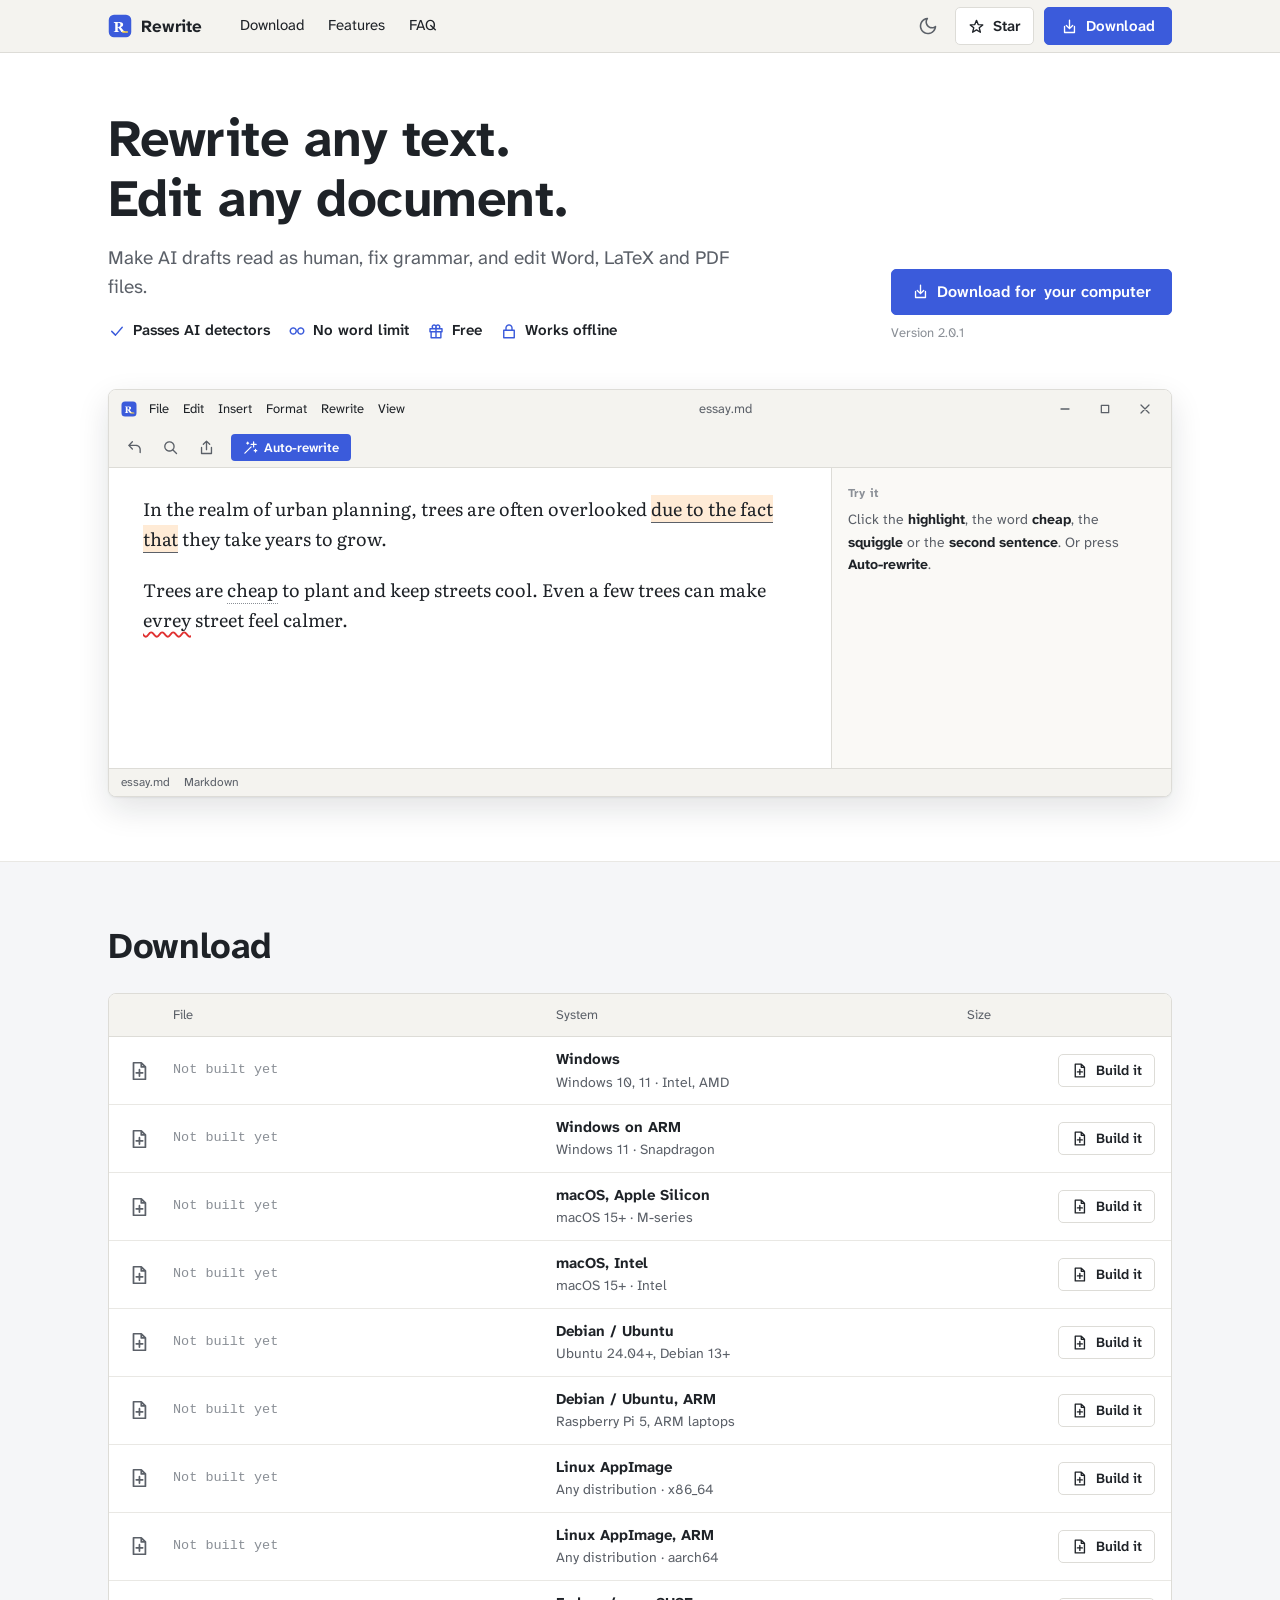
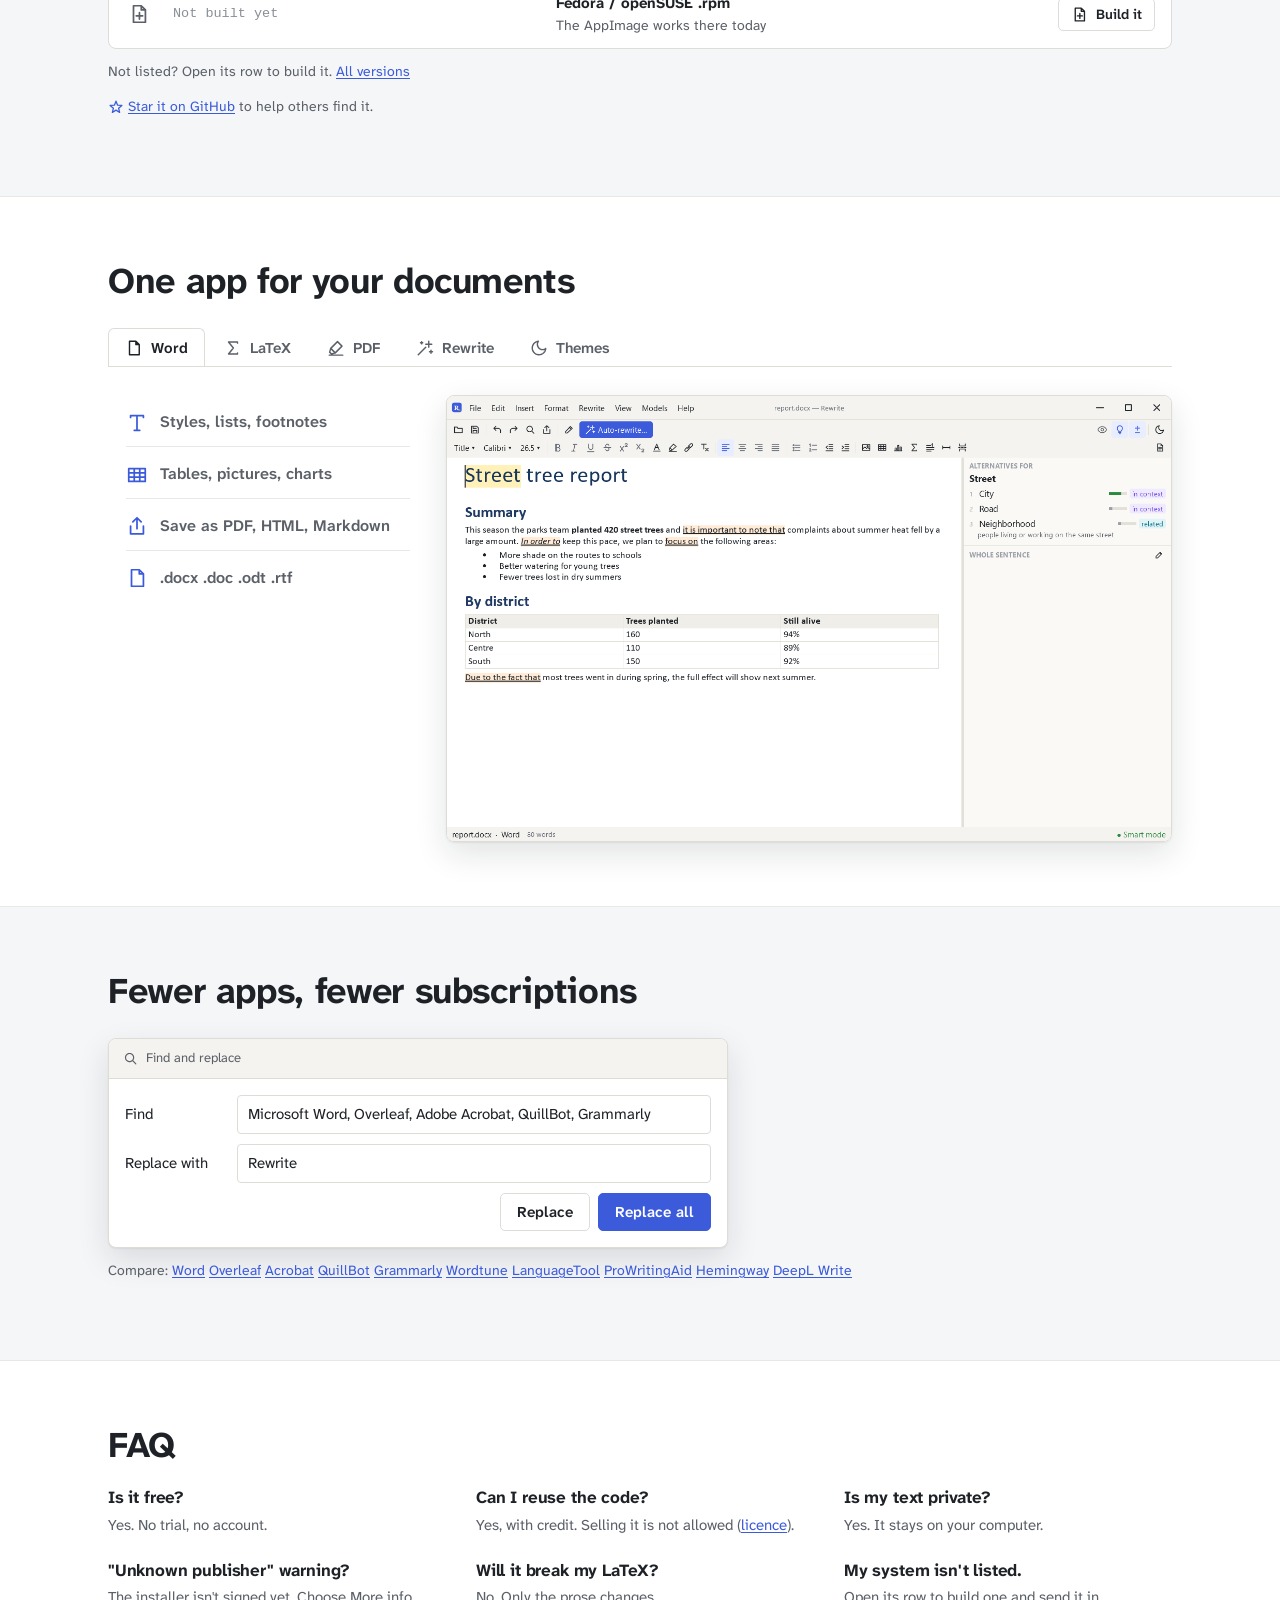
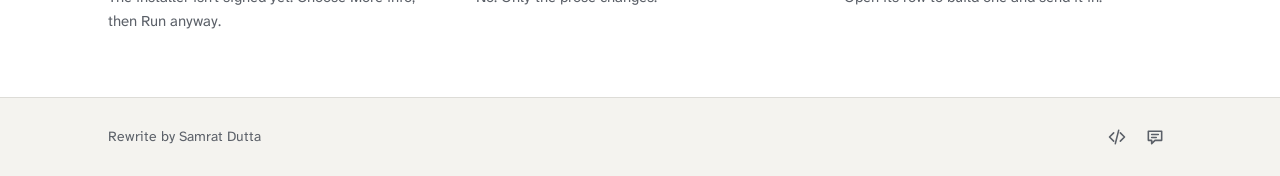
<file: site/index.html>
<!doctype html>
<html lang="en">
<head>
<meta charset="utf-8">
<meta name="viewport" content="width=device-width, initial-scale=1">
<title>Rewrite: free text rewriter and document editor</title>
<meta name="description" content="Make AI drafts read as human, fix grammar, and edit Word, LaTeX and PDF files. Free, with no account and no word limit.">
<meta property="og:title" content="Rewrite: free text rewriter and document editor">
<meta property="og:description" content="Make AI drafts read as human, fix grammar, and edit Word, LaTeX and PDF files. Free.">
<meta property="og:image" content="https://samratduttaofficial.github.io/Rewrite/img/og.png">
<meta property="og:url" content="https://samratduttaofficial.github.io/Rewrite/">
<meta name="twitter:card" content="summary_large_image">
<link rel="icon" href="img/favicon.png">
<link rel="apple-touch-icon" href="img/apple-touch-icon.png">
<link rel="preconnect" href="https://fonts.googleapis.com">
<link rel="preconnect" href="https://fonts.gstatic.com" crossorigin>
<link rel="stylesheet" href="https://fonts.googleapis.com/css2?family=Atkinson+Hyperlegible+Next:wght@400;600;700&family=Literata:opsz,wght@7..72,400&display=swap">
<link rel="stylesheet" href="style.css">
<script>try { const t = localStorage.getItem("theme"); if (t) document.documentElement.dataset.theme = t; } catch (e) {}</script>
<script type="application/ld+json">
{"@context":"https://schema.org","@type":"SoftwareApplication","name":"Rewrite","operatingSystem":"Windows, macOS, Linux",
 "applicationCategory":"BusinessApplication","offers":{"@type":"Offer","price":"0","priceCurrency":"USD"},
 "downloadUrl":"https://github.com/SamratDuttaOfficial/Rewrite/releases/latest","author":{"@type":"Person","name":"Samrat Dutta"}}
</script>
</head>
<body>

<header class="top">
  <div class="wrap">
    <a class="brand" href="./"><img src="img/icon.svg" alt="">Rewrite</a>
    <nav>
      <a href="#download">Download</a>
      <a href="#documents">Features</a>
      <a href="#questions">FAQ</a>
    </nav>
    <div class="top-tools">
      <button class="iconbtn" id="theme" type="button" title="Switch theme" aria-label="Switch theme"><svg class="ic"><use href="icons.svg#moon"/></svg></button>
      <a class="btn star" href="https://github.com/SamratDuttaOfficial/Rewrite" title="Star Rewrite on GitHub"><svg class="ic"><use href="icons.svg#star"/></svg><span class="lbl">Star</span><span class="count" data-stars hidden></span></a>
      <a class="btn blue" href="#download"><svg class="ic"><use href="icons.svg#download"/></svg>Download</a>
    </div>
  </div>
</header>

<main>
  <div class="wrap">
    <div class="intro">
      <div>
        <h1>Rewrite any text.<br>Edit any document.</h1>
        <p>Make AI drafts read as human, fix grammar, and edit Word, LaTeX and PDF files.</p>
        <ul class="badges">
          <li><svg class="ic"><use href="icons.svg#check"/></svg>Passes AI detectors</li>
          <li><svg class="ic"><use href="icons.svg#infinity"/></svg>No word limit</li>
          <li><svg class="ic"><use href="icons.svg#gift"/></svg>Free</li>
          <li><svg class="ic"><use href="icons.svg#lock"/></svg>Works offline</li>
        </ul>
      </div>
      <div class="side">
        <a class="btn blue big" href="#download"><svg class="ic"><use href="icons.svg#download"/></svg>Download for <span id="os-name">your computer</span></a>
        <span class="small">Version <span id="version">2.0.3</span></span>
      </div>
    </div>

    <!-- A working copy of the editor. Every suggestion in it is real output from the app. -->
    <div class="win" id="demo" aria-label="Try the editor">
      <div class="win-title">
        <img src="img/icon.svg" alt="">
        <div class="menu"><span>File</span><span>Edit</span><span>Insert</span><span>Format</span><span>Rewrite</span><span>View</span></div>
        <span class="name">essay.md</span>
        <div class="ctl"><svg class="ic"><use href="icons.svg#win-min"/></svg><svg class="ic"><use href="icons.svg#win-max"/></svg><svg class="ic"><use href="icons.svg#close"/></svg></div>
      </div>
      <div class="win-tools">
        <span class="tool" title="Undo"><svg class="ic"><use href="icons.svg#undo"/></svg></span>
        <span class="tool" title="Find"><svg class="ic"><use href="icons.svg#search"/></svg></span>
        <span class="tool" title="Export"><svg class="ic"><use href="icons.svg#export"/></svg></span>
        <button class="rw" id="rw" type="button"><svg class="ic"><use href="icons.svg#wand"/></svg>Auto-rewrite</button>
        <button class="tool reset" id="reset" type="button" title="Undo all" aria-label="Undo all" hidden><svg class="ic"><use href="icons.svg#refresh"/></svg></button>
      </div>
      <div class="win-body">
        <div class="doc" id="doc"></div>
        <aside class="side-panel" id="panel"></aside>
      </div>
      <div class="win-status"><span>essay.md</span><span>Markdown</span></div>
    </div>
  </div>

  <section class="band" id="download">
    <div class="wrap">
      <h2>Download</h2>
      <div class="files" id="downloads">
        <div class="row"><span></span><span class="fname">Rewrite-2.0.3-Windows-Setup.exe</span><span class="sys"><b>Windows</b></span><span class="size"></span>
          <span class="act"><a class="btn" href="https://github.com/SamratDuttaOfficial/Rewrite/releases/latest">Download</a></span></div>
      </div>
      <p class="under">Not listed? Open its row to build it. <a href="https://github.com/SamratDuttaOfficial/Rewrite/releases">All versions</a></p>
      <p class="under"><a href="https://github.com/SamratDuttaOfficial/Rewrite"><svg class="ic"><use href="icons.svg#star"/></svg>Star it on GitHub</a> to help others find it.</p>
    </div>
  </section>

  <section class="plain" id="documents">
    <div class="wrap">
      <h2>One app for your documents</h2>
      <div class="tabs" role="tablist">
        <button role="tab" aria-selected="true" data-tab="t-docx"><svg class="ic"><use href="icons.svg#file"/></svg>Word</button>
        <button role="tab" aria-selected="false" data-tab="t-tex"><svg class="ic"><use href="icons.svg#sigma"/></svg>LaTeX</button>
        <button role="tab" aria-selected="false" data-tab="t-pdf"><svg class="ic"><use href="icons.svg#highlight"/></svg>PDF</button>
        <button role="tab" aria-selected="false" data-tab="t-review"><svg class="ic"><use href="icons.svg#wand"/></svg>Rewrite</button>
        <button role="tab" aria-selected="false" data-tab="t-dark"><svg class="ic"><use href="icons.svg#moon"/></svg>Themes</button>
      </div>
      <div class="tabpane show" id="t-docx">
        <ul class="feats">
          <li><svg class="ic"><use href="icons.svg#type"/></svg>Styles, lists, footnotes</li>
          <li><svg class="ic"><use href="icons.svg#table"/></svg>Tables, pictures, charts</li>
          <li><svg class="ic"><use href="icons.svg#export"/></svg>Save as PDF, HTML, Markdown</li>
          <li><svg class="ic"><use href="icons.svg#file"/></svg>.docx .doc .odt .rtf</li>
        </ul>
        <img loading="lazy" src="img/07-word-document.png" width="1400" height="860" alt="A Word report open in Rewrite">
      </div>
      <div class="tabpane" id="t-tex">
        <ul class="feats">
          <li><svg class="ic"><use href="icons.svg#eye"/></svg>Live PDF preview</li>
          <li><svg class="ic"><use href="icons.svg#sigma"/></svg>Maths and commands untouched</li>
          <li><svg class="ic"><use href="icons.svg#refresh"/></svg>F5 rebuilds</li>
          <li><svg class="ic"><use href="icons.svg#file"/></svg>Markdown preview too</li>
        </ul>
        <img loading="lazy" src="img/06-latex-preview.png" width="1400" height="860" alt="A LaTeX paper next to its PDF">
      </div>
      <div class="tabpane" id="t-pdf">
        <ul class="feats">
          <li><svg class="ic"><use href="icons.svg#highlight"/></svg>Highlight and draw</li>
          <li><svg class="ic"><use href="icons.svg#note"/></svg>Notes</li>
          <li><svg class="ic"><use href="icons.svg#type"/></svg>Edit text in place</li>
          <li><svg class="ic"><use href="icons.svg#merge"/></svg>Merge and reorder pages</li>
          <li><svg class="ic"><use href="icons.svg#convert"/></svg>Convert to Word</li>
        </ul>
        <img loading="lazy" src="img/08-pdf-editor.png" width="1400" height="860" alt="A PDF with the markup toolbar">
      </div>
      <div class="tabpane" id="t-review">
        <ul class="feats">
          <li><svg class="ic"><use href="icons.svg#wand"/></svg>Whole document at once</li>
          <li><svg class="ic"><use href="icons.svg#check-all"/></svg>Accept or reject each change</li>
          <li><svg class="ic"><use href="icons.svg#diff"/></svg>Light, medium or strong</li>
          <li><svg class="ic"><use href="icons.svg#spell"/></svg>Spelling and grammar</li>
        </ul>
        <img loading="lazy" src="img/05-auto-rewrite-review.png" width="1400" height="860" alt="Reviewing changes after Auto-rewrite">
      </div>
      <div class="tabpane" id="t-dark">
        <ul class="feats">
          <li><svg class="ic"><use href="icons.svg#moon"/></svg>Dark and light</li>
          <li><svg class="ic"><use href="icons.svg#type"/></svg>Your fonts and sizes</li>
        </ul>
        <img loading="lazy" src="img/09-dark-mode.png" width="1400" height="860" alt="Rewrite in dark theme">
      </div>
    </div>
  </section>

  <section class="band">
    <div class="wrap">
      <h2>Fewer apps, fewer subscriptions</h2>
      <div class="dialog" role="img" aria-label="Find and replace: five apps replaced with Rewrite">
        <div class="t"><svg class="ic"><use href="icons.svg#search"/></svg>Find and replace</div>
        <div class="b">
          <span>Find</span><span class="field">Microsoft Word, Overleaf, Adobe Acrobat, QuillBot, Grammarly</span>
          <span>Replace with</span><span class="field">Rewrite</span>
          <span class="row-btns"><span class="btn">Replace</span><span class="btn blue">Replace all</span></span>
        </div>
      </div>
      <p class="under">Compare: <a href="word-alternative.html">Word</a> <a href="overleaf-alternative.html">Overleaf</a> <a href="acrobat-alternative.html">Acrobat</a> <a href="quillbot-alternative.html">QuillBot</a> <a href="grammarly-alternative.html">Grammarly</a> <a href="wordtune-alternative.html">Wordtune</a> <a href="languagetool-alternative.html">LanguageTool</a> <a href="prowritingaid-alternative.html">ProWritingAid</a> <a href="hemingway-alternative.html">Hemingway</a> <a href="deepl-write-alternative.html">DeepL Write</a></p>
    </div>
  </section>

  <section class="plain" id="questions">
    <div class="wrap">
      <h2>FAQ</h2>
      <div class="faq">
        <div><h3>Is it free?</h3><p>Yes. No trial, no account.</p></div>
        <div><h3>Can I reuse the code?</h3><p>Yes, with credit. Selling it is not allowed (<a href="https://github.com/SamratDuttaOfficial/Rewrite/blob/main/LICENSE">licence</a>).</p></div>
        <div><h3>Is my text private?</h3><p>Yes. It stays on your computer.</p></div>
        <div><h3>"Unknown publisher" warning?</h3><p>The installer isn't signed yet. Choose More info, then Run anyway.</p></div>
        <div><h3>Will it break my LaTeX?</h3><p>No. Only the prose changes.</p></div>
        <div><h3>My system isn't listed.</h3><p>Open its row to build one and send it in.</p></div>
      </div>
    </div>
  </section>
</main>

<footer>
  <div class="wrap">
    <span>Rewrite by Samrat Dutta</span>
    <span class="foot-icons">
      <a class="iconbtn" href="https://github.com/SamratDuttaOfficial/Rewrite" title="Source code" aria-label="Source code"><svg class="ic"><use href="icons.svg#code"/></svg></a>
      <a class="iconbtn" href="https://github.com/SamratDuttaOfficial/Rewrite/issues" title="Report a problem" aria-label="Report a problem"><svg class="ic"><use href="icons.svg#note"/></svg></a>
    </span>
  </div>
</footer>

<script src="site.js"></script>
</body>
</html>
</file>
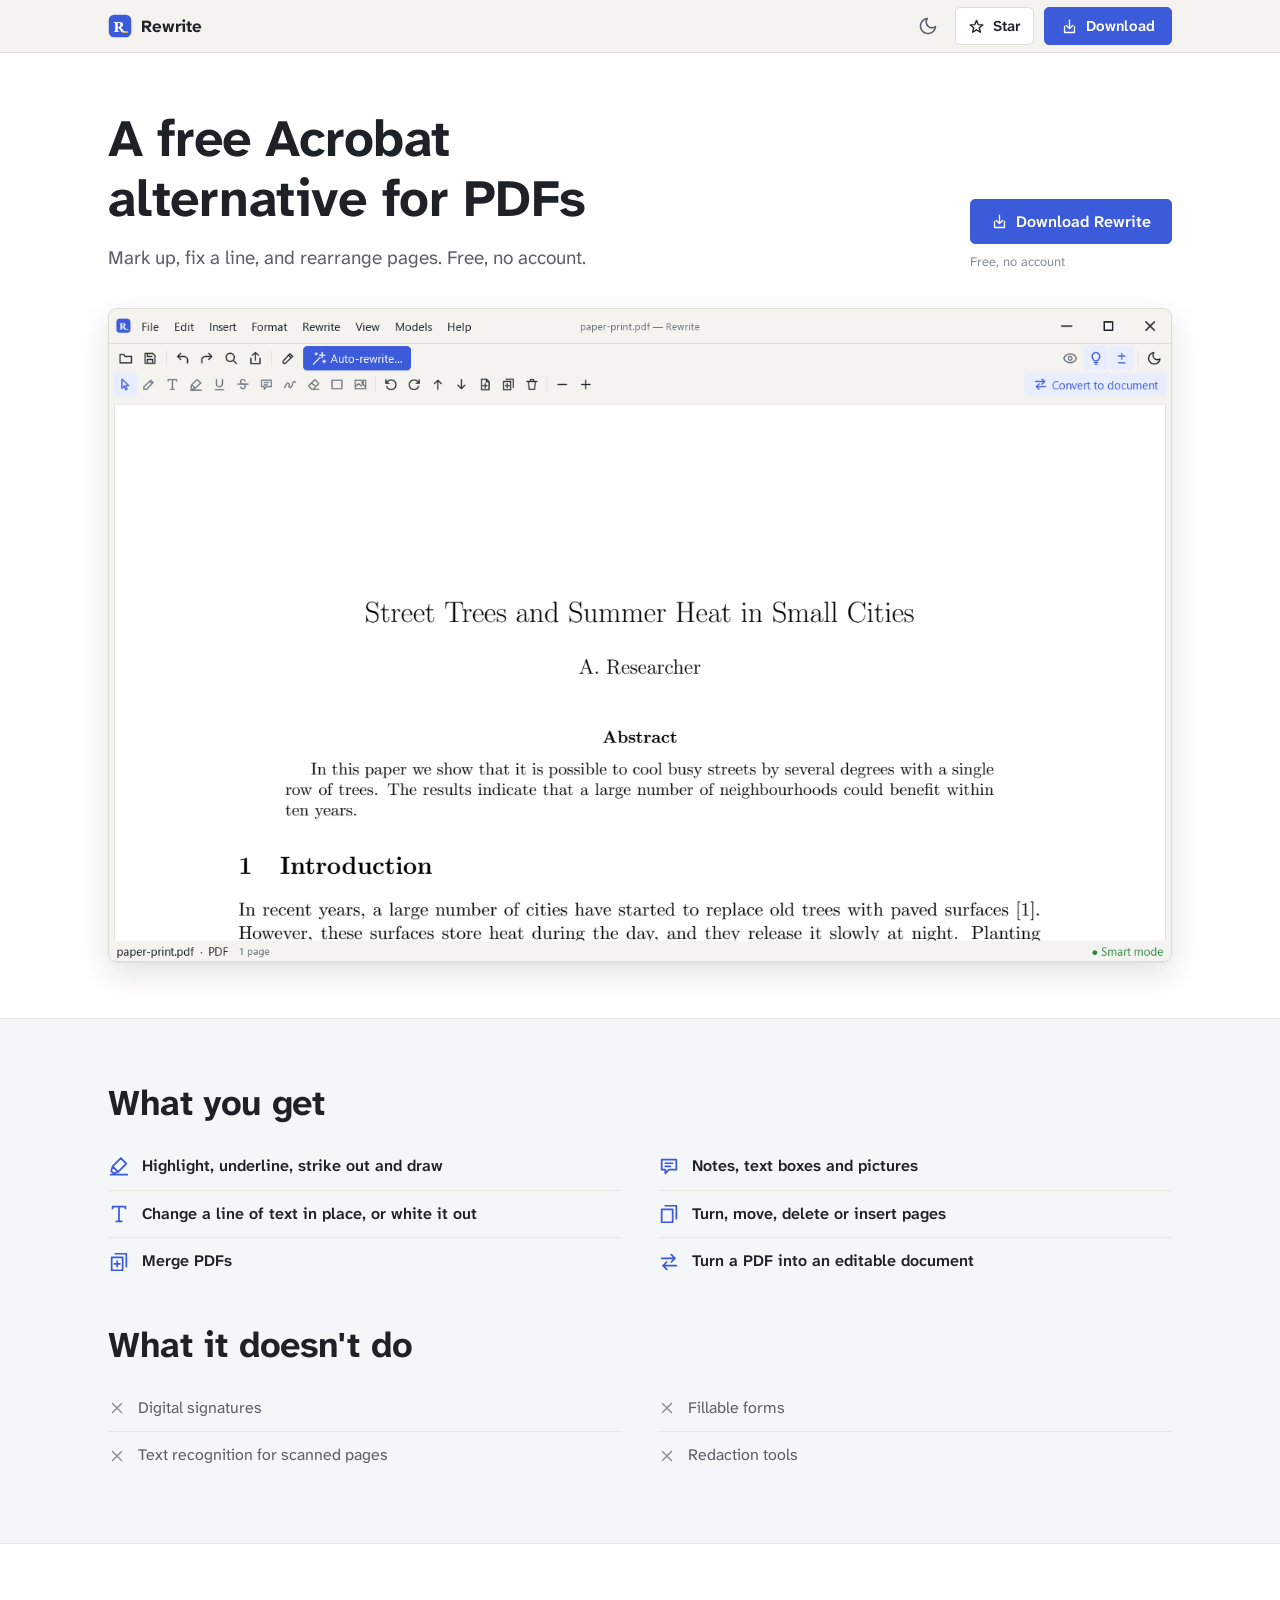
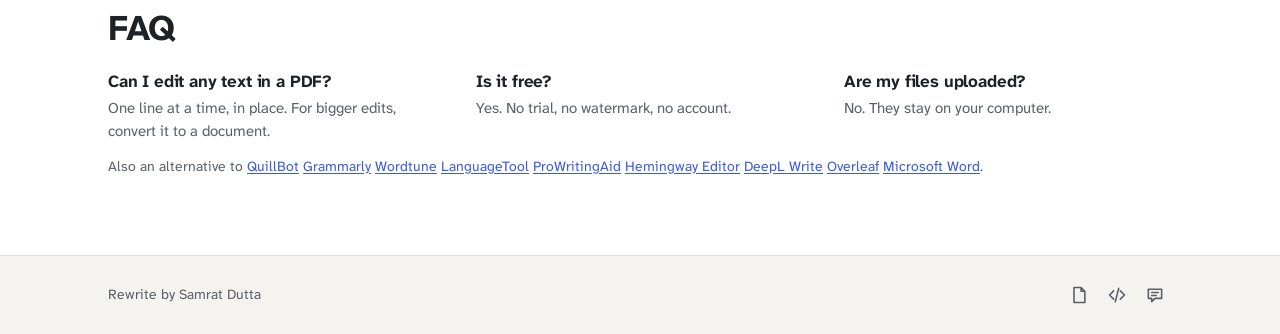
<file: site/acrobat-alternative.html>
<!doctype html>
<html lang="en">
<head>
<meta charset="utf-8">
<meta name="viewport" content="width=device-width, initial-scale=1">
<title>Free Acrobat alternative to mark up PDFs | Rewrite</title>
<meta name="description" content="Highlight, add notes, draw, white out, change a line of text, and merge or reorder pages in a free PDF editor.">
<link rel="canonical" href="https://samratduttaofficial.github.io/Rewrite/acrobat-alternative.html">
<meta property="og:title" content="Free Acrobat alternative to mark up PDFs">
<meta property="og:description" content="Highlight, add notes, draw, white out, change a line of text, and merge or reorder pages in a free PDF editor.">
<meta property="og:image" content="https://samratduttaofficial.github.io/Rewrite/img/og.png">
<meta property="og:url" content="https://samratduttaofficial.github.io/Rewrite/acrobat-alternative.html">
<meta name="twitter:card" content="summary_large_image">
<link rel="icon" href="img/favicon.png">
<link rel="apple-touch-icon" href="img/apple-touch-icon.png">
<link rel="preconnect" href="https://fonts.googleapis.com">
<link rel="preconnect" href="https://fonts.gstatic.com" crossorigin>
<link rel="stylesheet" href="https://fonts.googleapis.com/css2?family=Atkinson+Hyperlegible+Next:wght@400;600;700&display=swap">
<link rel="stylesheet" href="style.css">
<script>try { const t = localStorage.getItem("theme"); if (t) document.documentElement.dataset.theme = t; } catch (e) {}</script>
</head>
<body>

<header class="top">
  <div class="wrap">
    <a class="brand" href="./"><img src="img/icon.svg" alt="">Rewrite</a>
    <div class="top-tools">
      <button class="iconbtn" id="theme" type="button" title="Switch theme" aria-label="Switch theme"><svg class="ic"><use href="icons.svg#moon"/></svg></button>
      <a class="btn star" href="https://github.com/SamratDuttaOfficial/Rewrite" title="Star Rewrite on GitHub"><svg class="ic"><use href="icons.svg#star"/></svg><span class="lbl">Star</span><span class="count" data-stars hidden></span></a>
      <a class="btn blue" href="./#download"><svg class="ic"><use href="icons.svg#download"/></svg>Download</a>
    </div>
  </div>
</header>

<main>
  <div class="wrap">
    <div class="intro">
      <div>
        <h1>A free Acrobat<br>alternative for PDFs</h1>
        <p>Mark up, fix a line, and rearrange pages. Free, no account.</p>
      </div>
      <div class="side">
        <a class="btn blue big" href="./#download"><svg class="ic"><use href="icons.svg#download"/></svg>Download Rewrite</a>
        <span class="small">Free, no account</span>
      </div>
    </div>
    <img class="shot" src="img/08-pdf-editor.png" width="1400" height="860" alt="A PDF with the markup toolbar in Rewrite">
  </div>

  <section class="band">
    <div class="wrap">
      <h2>What you get</h2>
      <ul class="feats vs">
          <li><svg class="ic"><use href="icons.svg#highlight"/></svg>Highlight, underline, strike out and draw</li>
          <li><svg class="ic"><use href="icons.svg#note"/></svg>Notes, text boxes and pictures</li>
          <li><svg class="ic"><use href="icons.svg#type"/></svg>Change a line of text in place, or white it out</li>
          <li><svg class="ic"><use href="icons.svg#pages"/></svg>Turn, move, delete or insert pages</li>
          <li><svg class="ic"><use href="icons.svg#merge"/></svg>Merge PDFs</li>
          <li><svg class="ic"><use href="icons.svg#convert"/></svg>Turn a PDF into an editable document</li>
      </ul>
      <h2 class="vs-h">What it doesn't do</h2>
      <ul class="feats vs lacks">
          <li><svg class="ic"><use href="icons.svg#close"/></svg>Digital signatures</li>
          <li><svg class="ic"><use href="icons.svg#close"/></svg>Fillable forms</li>
          <li><svg class="ic"><use href="icons.svg#close"/></svg>Text recognition for scanned pages</li>
          <li><svg class="ic"><use href="icons.svg#close"/></svg>Redaction tools</li>
      </ul>
    </div>
  </section>

  <section class="plain">
    <div class="wrap">
      <h2>FAQ</h2>
      <div class="faq">
        <div><h3>Can I edit any text in a PDF?</h3><p>One line at a time, in place. For bigger edits, convert it to a document.</p></div>
        <div><h3>Is it free?</h3><p>Yes. No trial, no watermark, no account.</p></div>
        <div><h3>Are my files uploaded?</h3><p>No. They stay on your computer.</p></div>
      </div>
      <p class="under">Also an alternative to <a href="quillbot-alternative.html">QuillBot</a> <a href="grammarly-alternative.html">Grammarly</a> <a href="wordtune-alternative.html">Wordtune</a> <a href="languagetool-alternative.html">LanguageTool</a> <a href="prowritingaid-alternative.html">ProWritingAid</a> <a href="hemingway-alternative.html">Hemingway Editor</a> <a href="deepl-write-alternative.html">DeepL Write</a> <a href="overleaf-alternative.html">Overleaf</a> <a href="word-alternative.html">Microsoft Word</a>.</p>
    </div>
  </section>
</main>

<footer>
  <div class="wrap">
    <span>Rewrite by Samrat Dutta</span>
    <span class="foot-icons">
      <a class="iconbtn" href="./" title="Home" aria-label="Home"><svg class="ic"><use href="icons.svg#file"/></svg></a>
      <a class="iconbtn" href="https://github.com/SamratDuttaOfficial/Rewrite" title="Source code" aria-label="Source code"><svg class="ic"><use href="icons.svg#code"/></svg></a>
      <a class="iconbtn" href="https://github.com/SamratDuttaOfficial/Rewrite/issues" title="Report a problem" aria-label="Report a problem"><svg class="ic"><use href="icons.svg#note"/></svg></a>
    </span>
  </div>
</footer>

<script src="site.js"></script>
</body>
</html>
</file>
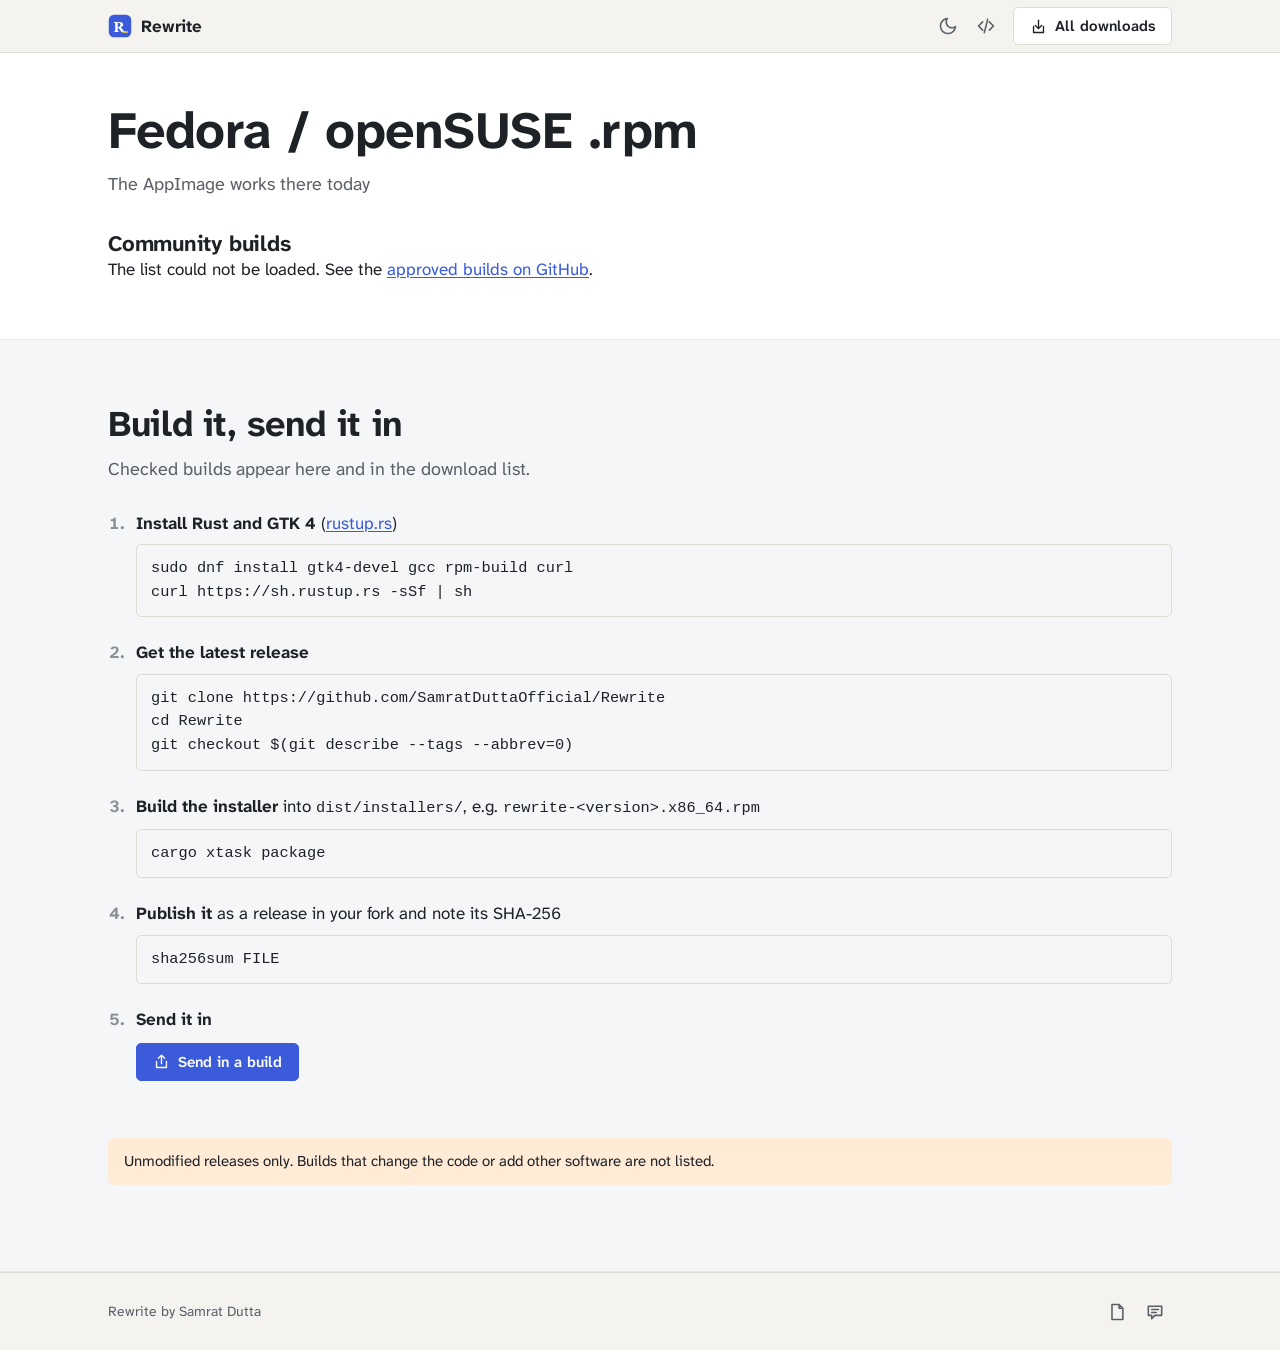
<file: site/build.html>
<!doctype html>
<html lang="en">
<head>
<meta charset="utf-8">
<meta name="viewport" content="width=device-width, initial-scale=1">
<title>Build Rewrite for your system</title>
<meta name="description" content="No installer for this system yet. Build one and send it in.">
<link rel="icon" href="img/favicon.png">
<link rel="preconnect" href="https://fonts.googleapis.com">
<link rel="preconnect" href="https://fonts.gstatic.com" crossorigin>
<link rel="stylesheet" href="https://fonts.googleapis.com/css2?family=Atkinson+Hyperlegible+Next:wght@400;600;700&display=swap">
<link rel="stylesheet" href="style.css">
<script>try { const t = localStorage.getItem("theme"); if (t) document.documentElement.dataset.theme = t; } catch (e) {}</script>
</head>
<body>

<header class="top">
  <div class="wrap">
    <a class="brand" href="./"><img src="img/icon.svg" alt="">Rewrite</a>
    <div class="top-tools">
      <button class="iconbtn" id="theme" type="button" title="Switch theme" aria-label="Switch theme"><svg class="ic"><use href="icons.svg#moon"/></svg></button>
      <a class="iconbtn" href="https://github.com/SamratDuttaOfficial/Rewrite" title="Source code" aria-label="Source code"><svg class="ic"><use href="icons.svg#code"/></svg></a>
      <a class="btn" href="./#download"><svg class="ic"><use href="icons.svg#download"/></svg>All downloads</a>
    </div>
  </div>
</header>

<main id="build">
  <div class="wrap" style="padding-top: 48px; padding-bottom: 40px">
    <h1><span data-name></span></h1>
    <p class="sub" data-sys></p>
    <h2 style="margin-top: 32px; font-size: 22px">Community builds</h2>
    <div data-list><p class="sub">Loading...</p></div>
  </div>

  <section class="band">
    <div class="wrap">
      <h2>Build it, send it in</h2>
      <p class="sub">Checked builds appear here and in the download list.</p>
      <ol class="steps">
        <li><b>Install Rust and GTK 4</b> (<a href="https://rustup.rs">rustup.rs</a>)
          <pre data-setup></pre></li>
        <li><b>Get the latest release</b>
          <pre>git clone https://github.com/SamratDuttaOfficial/Rewrite
cd Rewrite
git checkout $(git describe --tags --abbrev=0)</pre></li>
        <li><b>Build the installer</b> into <code>dist/installers/</code>, e.g. <code data-out></code>
          <pre>cargo xtask package</pre></li>
        <li><b>Publish it</b> as a release in your fork and note its SHA-256
          <pre>sha256sum FILE</pre></li>
        <li><b>Send it in</b>
          <p style="margin-top: 10px"><a class="btn blue" data-submit href="https://github.com/SamratDuttaOfficial/Rewrite/issues/new?template=community-build.yml"><svg class="ic"><use href="icons.svg#export"/></svg>Send in a build</a></p></li>
      </ol>
      <p class="warn">Unmodified releases only. Builds that change the code or add other software are not listed.</p>
    </div>
  </section>
</main>

<footer>
  <div class="wrap">
    <span>Rewrite by Samrat Dutta</span>
    <span class="foot-icons">
      <a class="iconbtn" href="./" title="Home" aria-label="Home"><svg class="ic"><use href="icons.svg#file"/></svg></a>
      <a class="iconbtn" href="https://github.com/SamratDuttaOfficial/Rewrite/issues" title="Report a problem" aria-label="Report a problem"><svg class="ic"><use href="icons.svg#note"/></svg></a>
    </span>
  </div>
</footer>

<script src="site.js"></script>
</body>
</html>
</file>
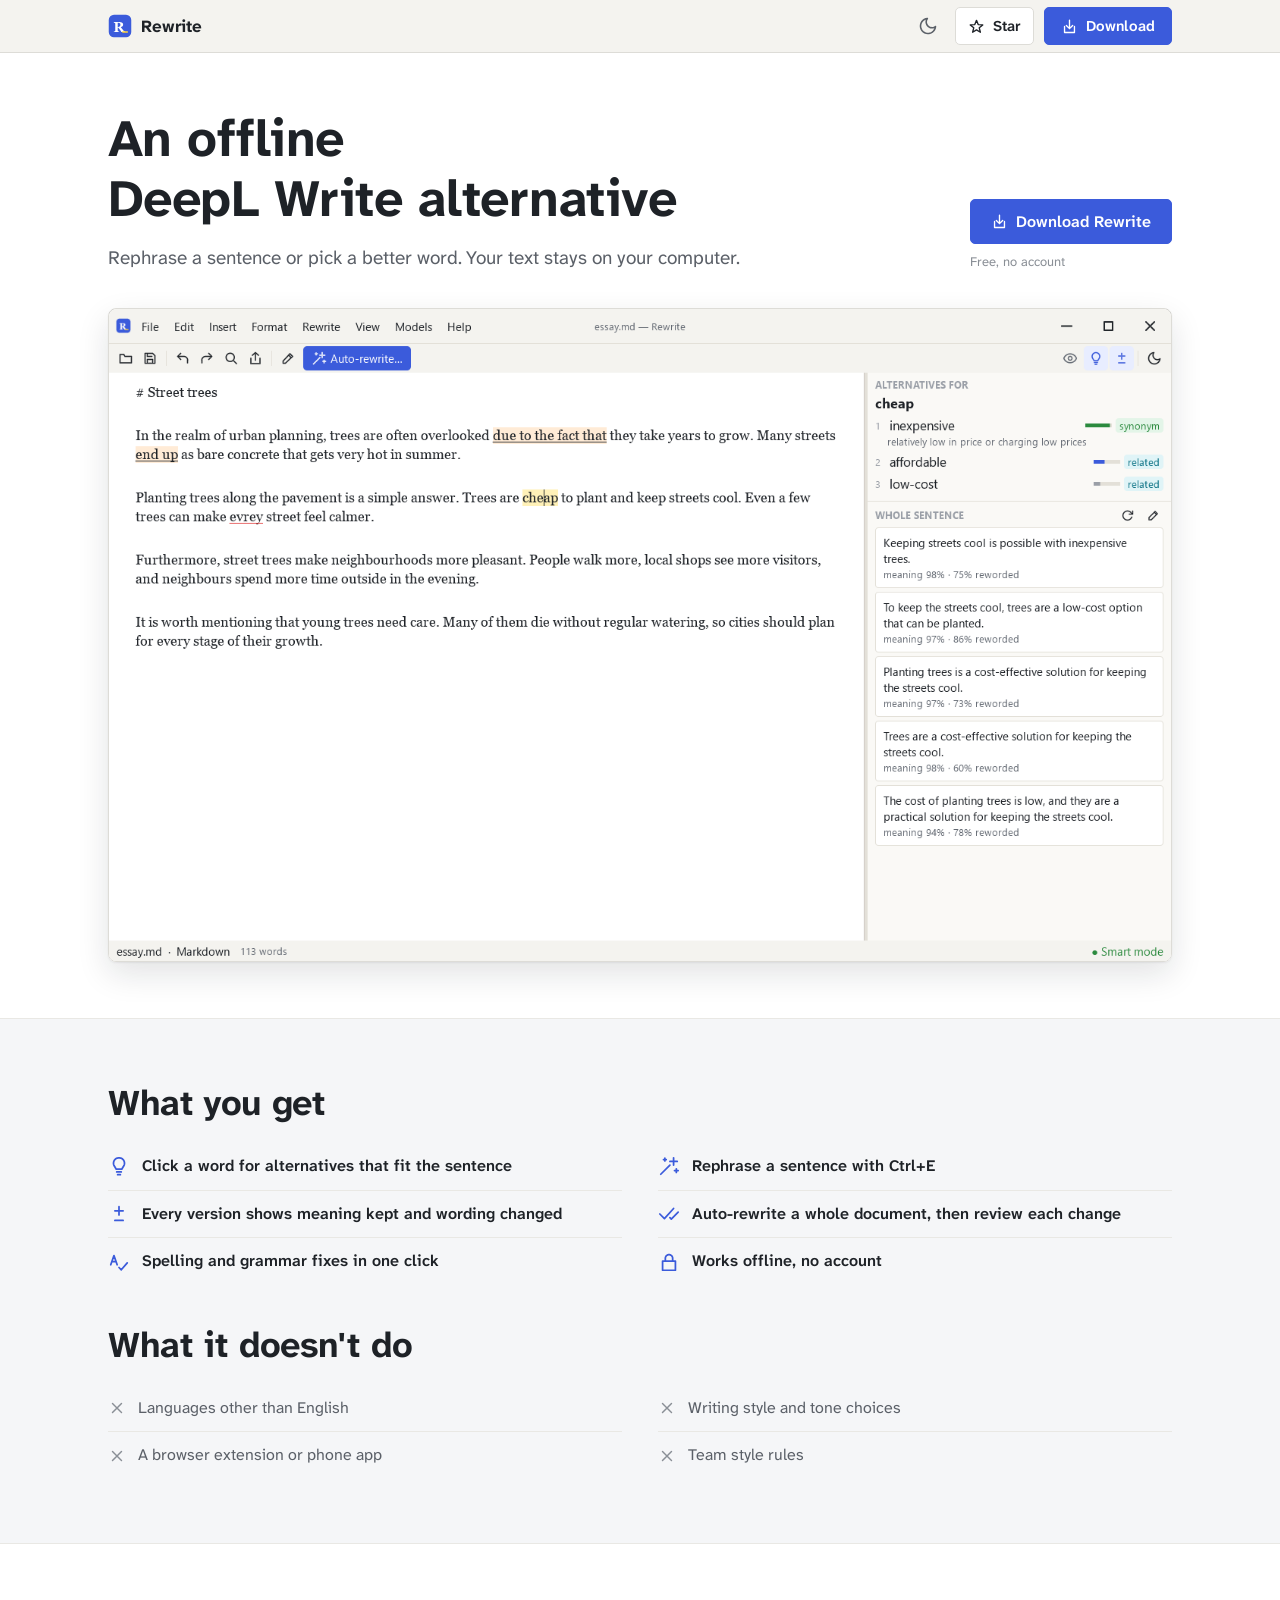
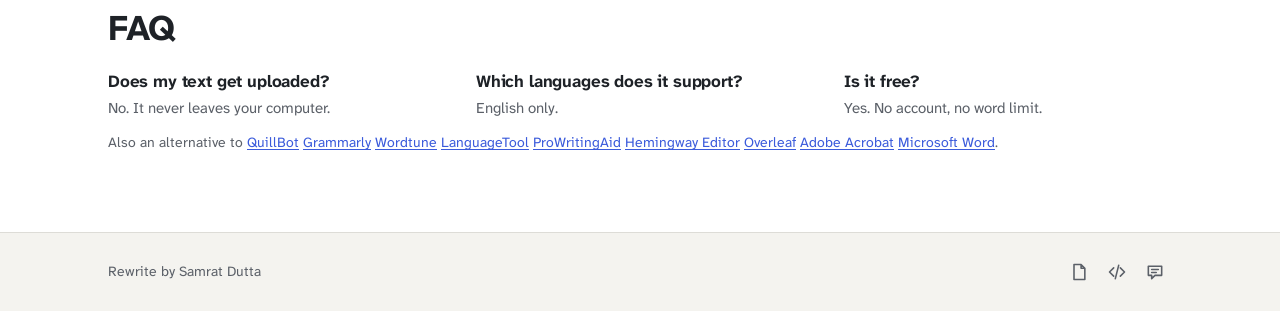
<file: site/deepl-write-alternative.html>
<!doctype html>
<html lang="en">
<head>
<meta charset="utf-8">
<meta name="viewport" content="width=device-width, initial-scale=1">
<title>Offline DeepL Write alternative | Rewrite</title>
<meta name="description" content="Rephrase sentences and pick better words without sending your text anywhere. Free, no account.">
<link rel="canonical" href="https://samratduttaofficial.github.io/Rewrite/deepl-write-alternative.html">
<meta property="og:title" content="Offline DeepL Write alternative">
<meta property="og:description" content="Rephrase sentences and pick better words without sending your text anywhere. Free, no account.">
<meta property="og:image" content="https://samratduttaofficial.github.io/Rewrite/img/og.png">
<meta property="og:url" content="https://samratduttaofficial.github.io/Rewrite/deepl-write-alternative.html">
<meta name="twitter:card" content="summary_large_image">
<link rel="icon" href="img/favicon.png">
<link rel="apple-touch-icon" href="img/apple-touch-icon.png">
<link rel="preconnect" href="https://fonts.googleapis.com">
<link rel="preconnect" href="https://fonts.gstatic.com" crossorigin>
<link rel="stylesheet" href="https://fonts.googleapis.com/css2?family=Atkinson+Hyperlegible+Next:wght@400;600;700&display=swap">
<link rel="stylesheet" href="style.css">
<script>try { const t = localStorage.getItem("theme"); if (t) document.documentElement.dataset.theme = t; } catch (e) {}</script>
</head>
<body>

<header class="top">
  <div class="wrap">
    <a class="brand" href="./"><img src="img/icon.svg" alt="">Rewrite</a>
    <div class="top-tools">
      <button class="iconbtn" id="theme" type="button" title="Switch theme" aria-label="Switch theme"><svg class="ic"><use href="icons.svg#moon"/></svg></button>
      <a class="btn star" href="https://github.com/SamratDuttaOfficial/Rewrite" title="Star Rewrite on GitHub"><svg class="ic"><use href="icons.svg#star"/></svg><span class="lbl">Star</span><span class="count" data-stars hidden></span></a>
      <a class="btn blue" href="./#download"><svg class="ic"><use href="icons.svg#download"/></svg>Download</a>
    </div>
  </div>
</header>

<main>
  <div class="wrap">
    <div class="intro">
      <div>
        <h1>An offline<br>DeepL Write alternative</h1>
        <p>Rephrase a sentence or pick a better word. Your text stays on your computer.</p>
      </div>
      <div class="side">
        <a class="btn blue big" href="./#download"><svg class="ic"><use href="icons.svg#download"/></svg>Download Rewrite</a>
        <span class="small">Free, no account</span>
      </div>
    </div>
    <img class="shot" src="img/03-sentence-rephrase.png" width="1400" height="860" alt="New versions of a sentence, each with how much meaning it keeps">
  </div>

  <section class="band">
    <div class="wrap">
      <h2>What you get</h2>
      <ul class="feats vs">
          <li><svg class="ic"><use href="icons.svg#bulb"/></svg>Click a word for alternatives that fit the sentence</li>
          <li><svg class="ic"><use href="icons.svg#wand"/></svg>Rephrase a sentence with Ctrl+E</li>
          <li><svg class="ic"><use href="icons.svg#diff"/></svg>Every version shows meaning kept and wording changed</li>
          <li><svg class="ic"><use href="icons.svg#check-all"/></svg>Auto-rewrite a whole document, then review each change</li>
          <li><svg class="ic"><use href="icons.svg#spell"/></svg>Spelling and grammar fixes in one click</li>
          <li><svg class="ic"><use href="icons.svg#lock"/></svg>Works offline, no account</li>
      </ul>
      <h2 class="vs-h">What it doesn't do</h2>
      <ul class="feats vs lacks">
          <li><svg class="ic"><use href="icons.svg#close"/></svg>Languages other than English</li>
          <li><svg class="ic"><use href="icons.svg#close"/></svg>Writing style and tone choices</li>
          <li><svg class="ic"><use href="icons.svg#close"/></svg>A browser extension or phone app</li>
          <li><svg class="ic"><use href="icons.svg#close"/></svg>Team style rules</li>
      </ul>
    </div>
  </section>

  <section class="plain">
    <div class="wrap">
      <h2>FAQ</h2>
      <div class="faq">
        <div><h3>Does my text get uploaded?</h3><p>No. It never leaves your computer.</p></div>
        <div><h3>Which languages does it support?</h3><p>English only.</p></div>
        <div><h3>Is it free?</h3><p>Yes. No account, no word limit.</p></div>
      </div>
      <p class="under">Also an alternative to <a href="quillbot-alternative.html">QuillBot</a> <a href="grammarly-alternative.html">Grammarly</a> <a href="wordtune-alternative.html">Wordtune</a> <a href="languagetool-alternative.html">LanguageTool</a> <a href="prowritingaid-alternative.html">ProWritingAid</a> <a href="hemingway-alternative.html">Hemingway Editor</a> <a href="overleaf-alternative.html">Overleaf</a> <a href="acrobat-alternative.html">Adobe Acrobat</a> <a href="word-alternative.html">Microsoft Word</a>.</p>
    </div>
  </section>
</main>

<footer>
  <div class="wrap">
    <span>Rewrite by Samrat Dutta</span>
    <span class="foot-icons">
      <a class="iconbtn" href="./" title="Home" aria-label="Home"><svg class="ic"><use href="icons.svg#file"/></svg></a>
      <a class="iconbtn" href="https://github.com/SamratDuttaOfficial/Rewrite" title="Source code" aria-label="Source code"><svg class="ic"><use href="icons.svg#code"/></svg></a>
      <a class="iconbtn" href="https://github.com/SamratDuttaOfficial/Rewrite/issues" title="Report a problem" aria-label="Report a problem"><svg class="ic"><use href="icons.svg#note"/></svg></a>
    </span>
  </div>
</footer>

<script src="site.js"></script>
</body>
</html>
</file>
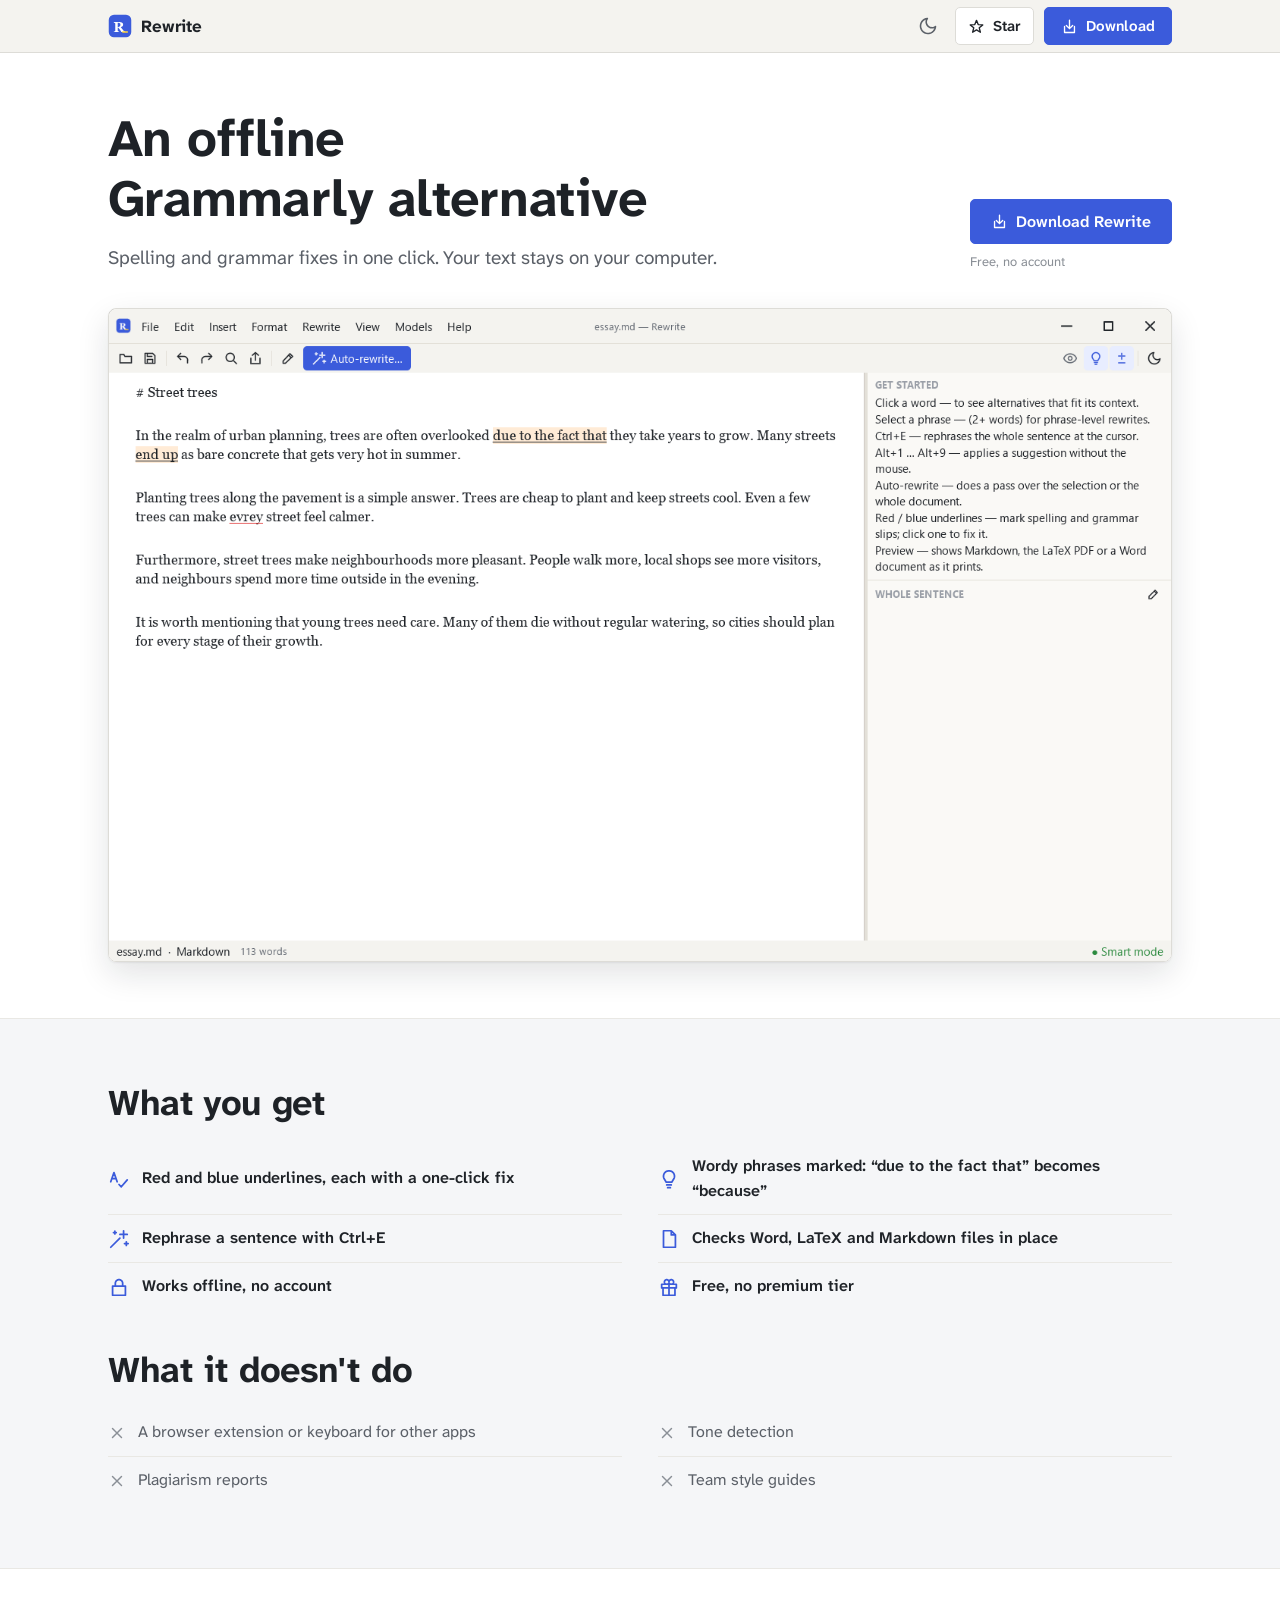
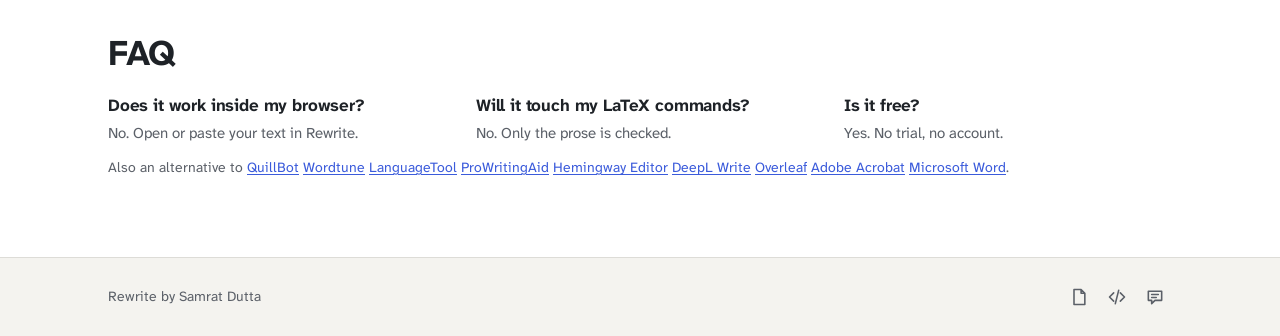
<file: site/grammarly-alternative.html>
<!doctype html>
<html lang="en">
<head>
<meta charset="utf-8">
<meta name="viewport" content="width=device-width, initial-scale=1">
<title>Free offline Grammarly alternative | Rewrite</title>
<meta name="description" content="Spelling and grammar checks with one-click fixes, plus rewording, in a free desktop editor. Your text stays on your computer.">
<link rel="canonical" href="https://samratduttaofficial.github.io/Rewrite/grammarly-alternative.html">
<meta property="og:title" content="Free offline Grammarly alternative">
<meta property="og:description" content="Spelling and grammar checks with one-click fixes, plus rewording, in a free desktop editor. Your text stays on your computer.">
<meta property="og:image" content="https://samratduttaofficial.github.io/Rewrite/img/og.png">
<meta property="og:url" content="https://samratduttaofficial.github.io/Rewrite/grammarly-alternative.html">
<meta name="twitter:card" content="summary_large_image">
<link rel="icon" href="img/favicon.png">
<link rel="apple-touch-icon" href="img/apple-touch-icon.png">
<link rel="preconnect" href="https://fonts.googleapis.com">
<link rel="preconnect" href="https://fonts.gstatic.com" crossorigin>
<link rel="stylesheet" href="https://fonts.googleapis.com/css2?family=Atkinson+Hyperlegible+Next:wght@400;600;700&display=swap">
<link rel="stylesheet" href="style.css">
<script>try { const t = localStorage.getItem("theme"); if (t) document.documentElement.dataset.theme = t; } catch (e) {}</script>
</head>
<body>

<header class="top">
  <div class="wrap">
    <a class="brand" href="./"><img src="img/icon.svg" alt="">Rewrite</a>
    <div class="top-tools">
      <button class="iconbtn" id="theme" type="button" title="Switch theme" aria-label="Switch theme"><svg class="ic"><use href="icons.svg#moon"/></svg></button>
      <a class="btn star" href="https://github.com/SamratDuttaOfficial/Rewrite" title="Star Rewrite on GitHub"><svg class="ic"><use href="icons.svg#star"/></svg><span class="lbl">Star</span><span class="count" data-stars hidden></span></a>
      <a class="btn blue" href="./#download"><svg class="ic"><use href="icons.svg#download"/></svg>Download</a>
    </div>
  </div>
</header>

<main>
  <div class="wrap">
    <div class="intro">
      <div>
        <h1>An offline<br>Grammarly alternative</h1>
        <p>Spelling and grammar fixes in one click. Your text stays on your computer.</p>
      </div>
      <div class="side">
        <a class="btn blue big" href="./#download"><svg class="ic"><use href="icons.svg#download"/></svg>Download Rewrite</a>
        <span class="small">Free, no account</span>
      </div>
    </div>
    <img class="shot" src="img/01-editor.png" width="1400" height="860" alt="Spelling and grammar underlines in the Rewrite editor">
  </div>

  <section class="band">
    <div class="wrap">
      <h2>What you get</h2>
      <ul class="feats vs">
          <li><svg class="ic"><use href="icons.svg#spell"/></svg>Red and blue underlines, each with a one-click fix</li>
          <li><svg class="ic"><use href="icons.svg#bulb"/></svg>Wordy phrases marked: “due to the fact that” becomes “because”</li>
          <li><svg class="ic"><use href="icons.svg#wand"/></svg>Rephrase a sentence with Ctrl+E</li>
          <li><svg class="ic"><use href="icons.svg#file"/></svg>Checks Word, LaTeX and Markdown files in place</li>
          <li><svg class="ic"><use href="icons.svg#lock"/></svg>Works offline, no account</li>
          <li><svg class="ic"><use href="icons.svg#gift"/></svg>Free, no premium tier</li>
      </ul>
      <h2 class="vs-h">What it doesn't do</h2>
      <ul class="feats vs lacks">
          <li><svg class="ic"><use href="icons.svg#close"/></svg>A browser extension or keyboard for other apps</li>
          <li><svg class="ic"><use href="icons.svg#close"/></svg>Tone detection</li>
          <li><svg class="ic"><use href="icons.svg#close"/></svg>Plagiarism reports</li>
          <li><svg class="ic"><use href="icons.svg#close"/></svg>Team style guides</li>
      </ul>
    </div>
  </section>

  <section class="plain">
    <div class="wrap">
      <h2>FAQ</h2>
      <div class="faq">
        <div><h3>Does it work inside my browser?</h3><p>No. Open or paste your text in Rewrite.</p></div>
        <div><h3>Will it touch my LaTeX commands?</h3><p>No. Only the prose is checked.</p></div>
        <div><h3>Is it free?</h3><p>Yes. No trial, no account.</p></div>
      </div>
      <p class="under">Also an alternative to <a href="quillbot-alternative.html">QuillBot</a> <a href="wordtune-alternative.html">Wordtune</a> <a href="languagetool-alternative.html">LanguageTool</a> <a href="prowritingaid-alternative.html">ProWritingAid</a> <a href="hemingway-alternative.html">Hemingway Editor</a> <a href="deepl-write-alternative.html">DeepL Write</a> <a href="overleaf-alternative.html">Overleaf</a> <a href="acrobat-alternative.html">Adobe Acrobat</a> <a href="word-alternative.html">Microsoft Word</a>.</p>
    </div>
  </section>
</main>

<footer>
  <div class="wrap">
    <span>Rewrite by Samrat Dutta</span>
    <span class="foot-icons">
      <a class="iconbtn" href="./" title="Home" aria-label="Home"><svg class="ic"><use href="icons.svg#file"/></svg></a>
      <a class="iconbtn" href="https://github.com/SamratDuttaOfficial/Rewrite" title="Source code" aria-label="Source code"><svg class="ic"><use href="icons.svg#code"/></svg></a>
      <a class="iconbtn" href="https://github.com/SamratDuttaOfficial/Rewrite/issues" title="Report a problem" aria-label="Report a problem"><svg class="ic"><use href="icons.svg#note"/></svg></a>
    </span>
  </div>
</footer>

<script src="site.js"></script>
</body>
</html>
</file>
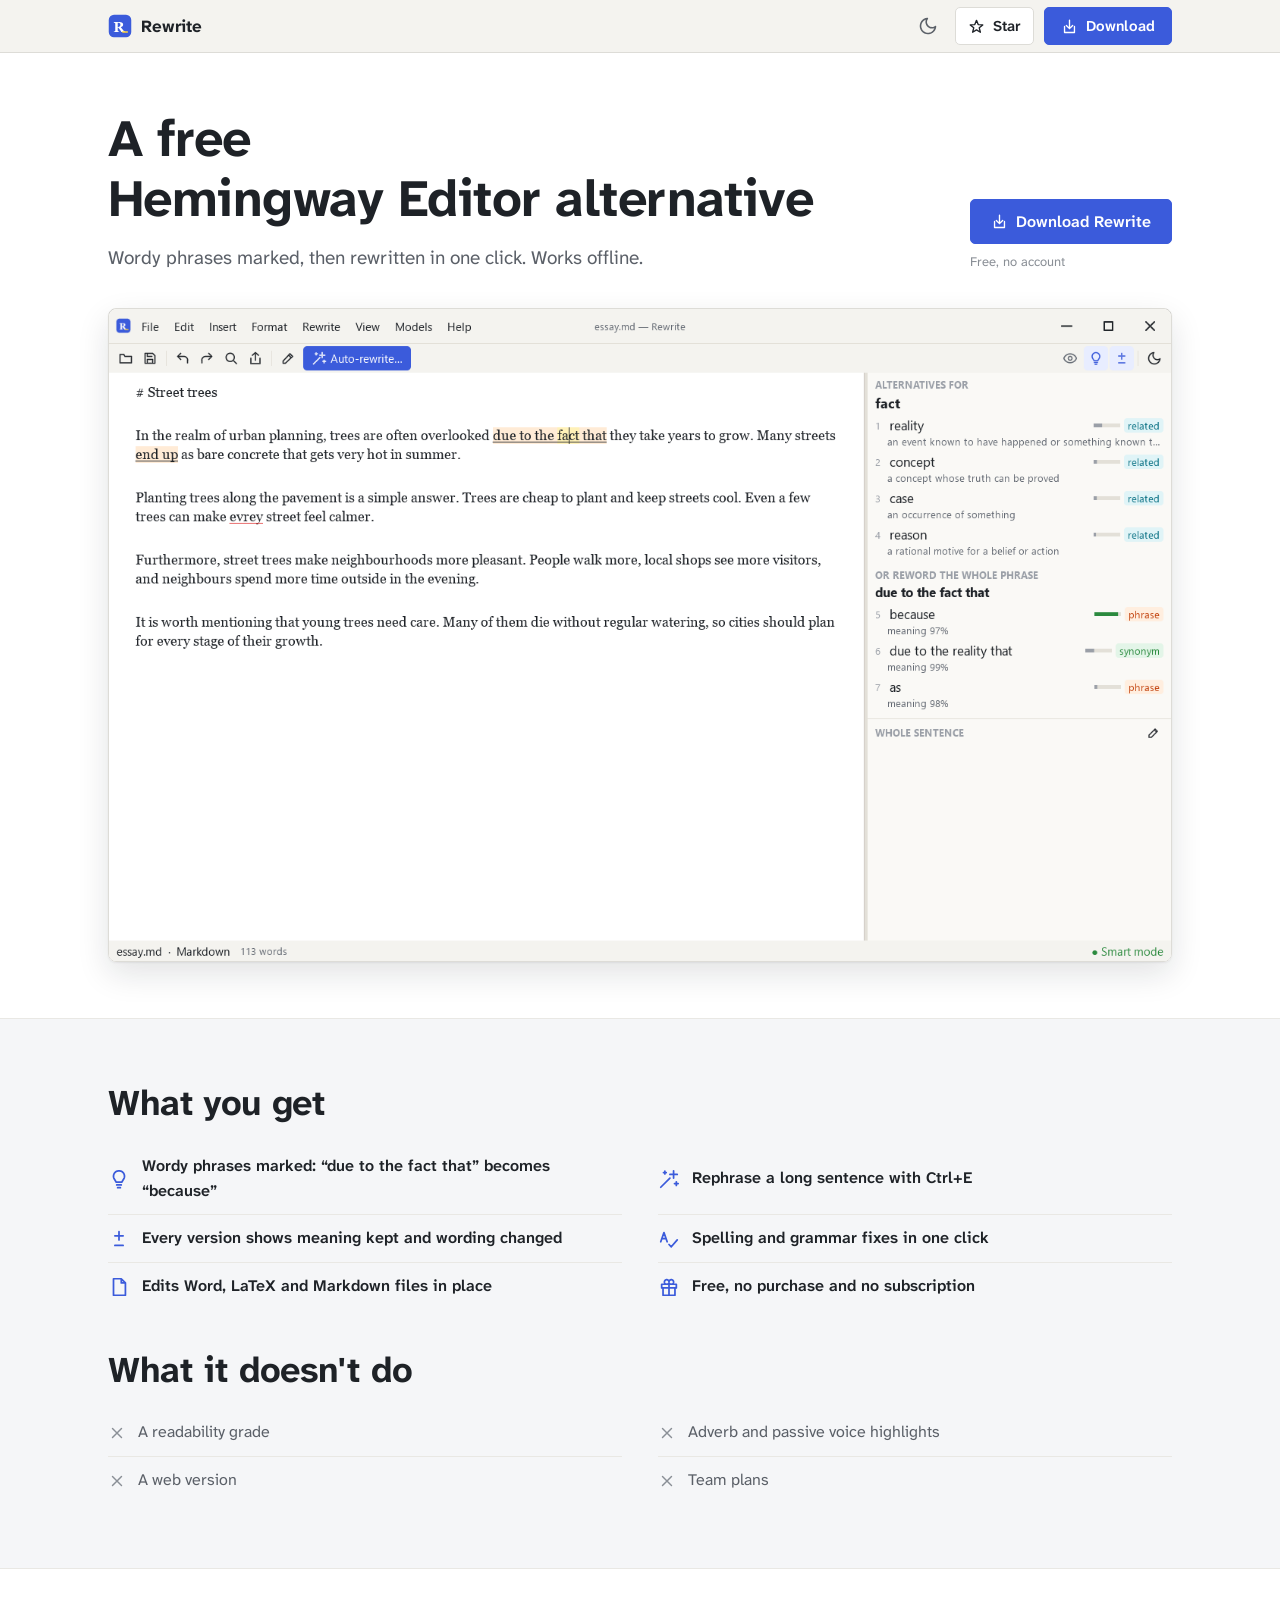
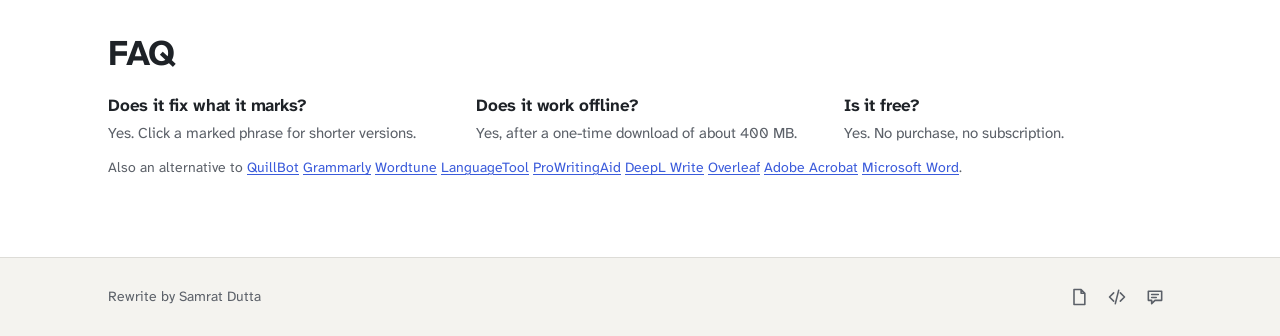
<file: site/hemingway-alternative.html>
<!doctype html>
<html lang="en">
<head>
<meta charset="utf-8">
<meta name="viewport" content="width=device-width, initial-scale=1">
<title>Free Hemingway Editor alternative | Rewrite</title>
<meta name="description" content="Marks wordy phrases and rewrites them in one click. Free, works offline, no account.">
<link rel="canonical" href="https://samratduttaofficial.github.io/Rewrite/hemingway-alternative.html">
<meta property="og:title" content="Free Hemingway Editor alternative">
<meta property="og:description" content="Marks wordy phrases and rewrites them in one click. Free, works offline, no account.">
<meta property="og:image" content="https://samratduttaofficial.github.io/Rewrite/img/og.png">
<meta property="og:url" content="https://samratduttaofficial.github.io/Rewrite/hemingway-alternative.html">
<meta name="twitter:card" content="summary_large_image">
<link rel="icon" href="img/favicon.png">
<link rel="apple-touch-icon" href="img/apple-touch-icon.png">
<link rel="preconnect" href="https://fonts.googleapis.com">
<link rel="preconnect" href="https://fonts.gstatic.com" crossorigin>
<link rel="stylesheet" href="https://fonts.googleapis.com/css2?family=Atkinson+Hyperlegible+Next:wght@400;600;700&display=swap">
<link rel="stylesheet" href="style.css">
<script>try { const t = localStorage.getItem("theme"); if (t) document.documentElement.dataset.theme = t; } catch (e) {}</script>
</head>
<body>

<header class="top">
  <div class="wrap">
    <a class="brand" href="./"><img src="img/icon.svg" alt="">Rewrite</a>
    <div class="top-tools">
      <button class="iconbtn" id="theme" type="button" title="Switch theme" aria-label="Switch theme"><svg class="ic"><use href="icons.svg#moon"/></svg></button>
      <a class="btn star" href="https://github.com/SamratDuttaOfficial/Rewrite" title="Star Rewrite on GitHub"><svg class="ic"><use href="icons.svg#star"/></svg><span class="lbl">Star</span><span class="count" data-stars hidden></span></a>
      <a class="btn blue" href="./#download"><svg class="ic"><use href="icons.svg#download"/></svg>Download</a>
    </div>
  </div>
</header>

<main>
  <div class="wrap">
    <div class="intro">
      <div>
        <h1>A free<br>Hemingway Editor alternative</h1>
        <p>Wordy phrases marked, then rewritten in one click. Works offline.</p>
      </div>
      <div class="side">
        <a class="btn blue big" href="./#download"><svg class="ic"><use href="icons.svg#download"/></svg>Download Rewrite</a>
        <span class="small">Free, no account</span>
      </div>
    </div>
    <img class="shot" src="img/02-phrase-alternatives.png" width="1400" height="860" alt="Shorter versions of a wordy phrase, each with how much meaning it keeps">
  </div>

  <section class="band">
    <div class="wrap">
      <h2>What you get</h2>
      <ul class="feats vs">
          <li><svg class="ic"><use href="icons.svg#bulb"/></svg>Wordy phrases marked: “due to the fact that” becomes “because”</li>
          <li><svg class="ic"><use href="icons.svg#wand"/></svg>Rephrase a long sentence with Ctrl+E</li>
          <li><svg class="ic"><use href="icons.svg#diff"/></svg>Every version shows meaning kept and wording changed</li>
          <li><svg class="ic"><use href="icons.svg#spell"/></svg>Spelling and grammar fixes in one click</li>
          <li><svg class="ic"><use href="icons.svg#file"/></svg>Edits Word, LaTeX and Markdown files in place</li>
          <li><svg class="ic"><use href="icons.svg#gift"/></svg>Free, no purchase and no subscription</li>
      </ul>
      <h2 class="vs-h">What it doesn't do</h2>
      <ul class="feats vs lacks">
          <li><svg class="ic"><use href="icons.svg#close"/></svg>A readability grade</li>
          <li><svg class="ic"><use href="icons.svg#close"/></svg>Adverb and passive voice highlights</li>
          <li><svg class="ic"><use href="icons.svg#close"/></svg>A web version</li>
          <li><svg class="ic"><use href="icons.svg#close"/></svg>Team plans</li>
      </ul>
    </div>
  </section>

  <section class="plain">
    <div class="wrap">
      <h2>FAQ</h2>
      <div class="faq">
        <div><h3>Does it fix what it marks?</h3><p>Yes. Click a marked phrase for shorter versions.</p></div>
        <div><h3>Does it work offline?</h3><p>Yes, after a one-time download of about 400 MB.</p></div>
        <div><h3>Is it free?</h3><p>Yes. No purchase, no subscription.</p></div>
      </div>
      <p class="under">Also an alternative to <a href="quillbot-alternative.html">QuillBot</a> <a href="grammarly-alternative.html">Grammarly</a> <a href="wordtune-alternative.html">Wordtune</a> <a href="languagetool-alternative.html">LanguageTool</a> <a href="prowritingaid-alternative.html">ProWritingAid</a> <a href="deepl-write-alternative.html">DeepL Write</a> <a href="overleaf-alternative.html">Overleaf</a> <a href="acrobat-alternative.html">Adobe Acrobat</a> <a href="word-alternative.html">Microsoft Word</a>.</p>
    </div>
  </section>
</main>

<footer>
  <div class="wrap">
    <span>Rewrite by Samrat Dutta</span>
    <span class="foot-icons">
      <a class="iconbtn" href="./" title="Home" aria-label="Home"><svg class="ic"><use href="icons.svg#file"/></svg></a>
      <a class="iconbtn" href="https://github.com/SamratDuttaOfficial/Rewrite" title="Source code" aria-label="Source code"><svg class="ic"><use href="icons.svg#code"/></svg></a>
      <a class="iconbtn" href="https://github.com/SamratDuttaOfficial/Rewrite/issues" title="Report a problem" aria-label="Report a problem"><svg class="ic"><use href="icons.svg#note"/></svg></a>
    </span>
  </div>
</footer>

<script src="site.js"></script>
</body>
</html>
</file>
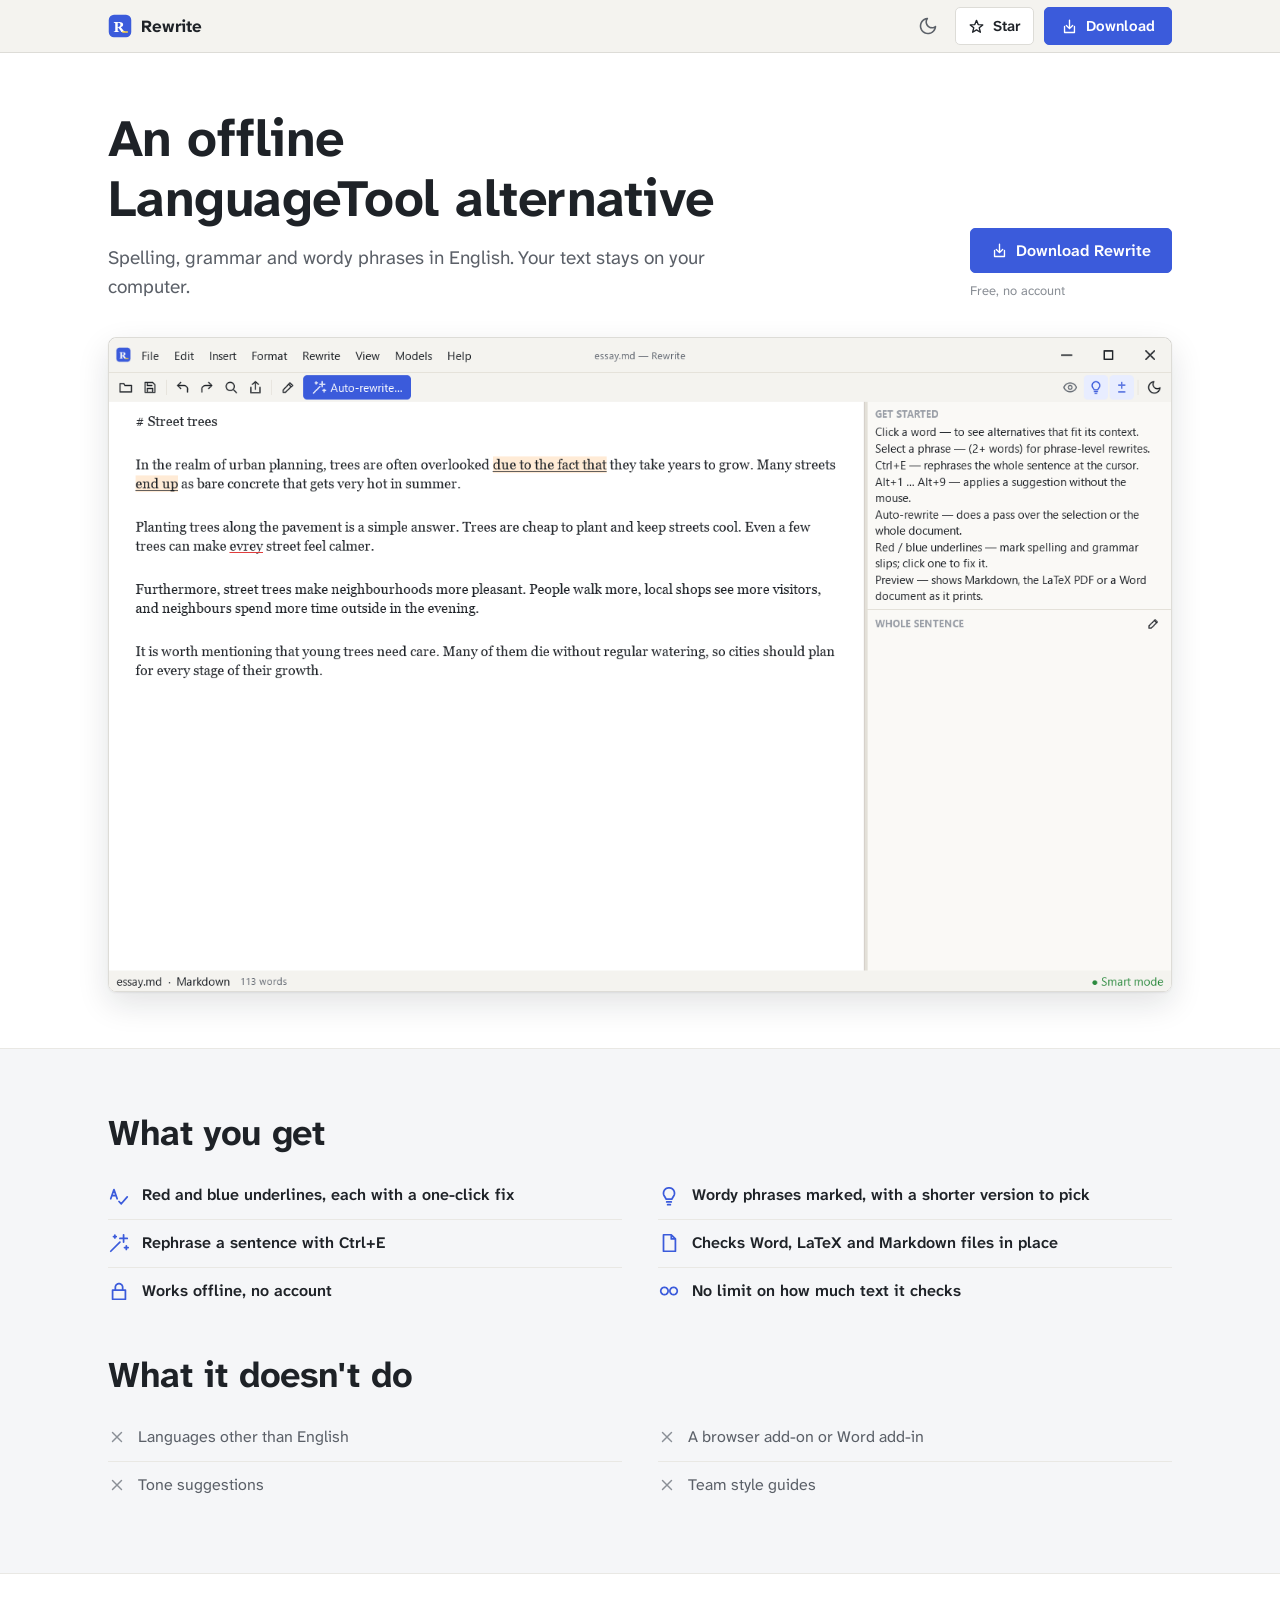
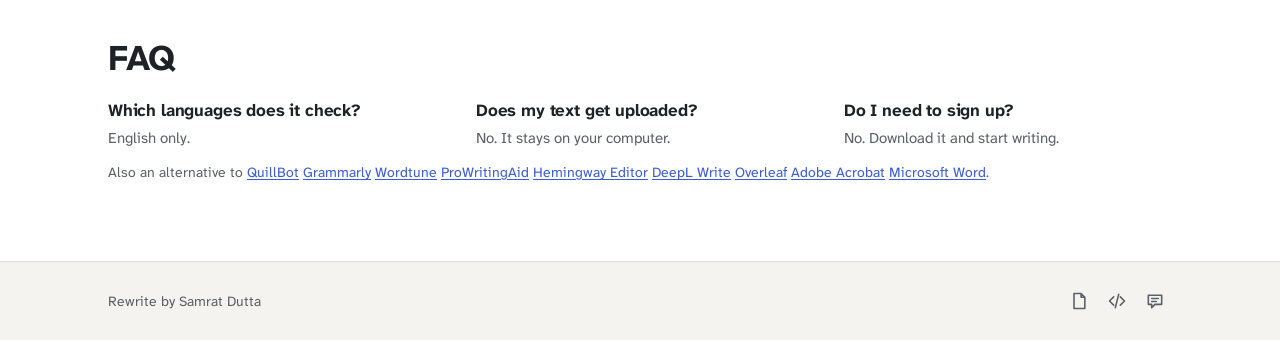
<file: site/languagetool-alternative.html>
<!doctype html>
<html lang="en">
<head>
<meta charset="utf-8">
<meta name="viewport" content="width=device-width, initial-scale=1">
<title>Free offline LanguageTool alternative | Rewrite</title>
<meta name="description" content="Spelling and grammar fixes, wordy phrases and sentence rewrites for English. Free, offline, no account.">
<link rel="canonical" href="https://samratduttaofficial.github.io/Rewrite/languagetool-alternative.html">
<meta property="og:title" content="Free offline LanguageTool alternative">
<meta property="og:description" content="Spelling and grammar fixes, wordy phrases and sentence rewrites for English. Free, offline, no account.">
<meta property="og:image" content="https://samratduttaofficial.github.io/Rewrite/img/og.png">
<meta property="og:url" content="https://samratduttaofficial.github.io/Rewrite/languagetool-alternative.html">
<meta name="twitter:card" content="summary_large_image">
<link rel="icon" href="img/favicon.png">
<link rel="apple-touch-icon" href="img/apple-touch-icon.png">
<link rel="preconnect" href="https://fonts.googleapis.com">
<link rel="preconnect" href="https://fonts.gstatic.com" crossorigin>
<link rel="stylesheet" href="https://fonts.googleapis.com/css2?family=Atkinson+Hyperlegible+Next:wght@400;600;700&display=swap">
<link rel="stylesheet" href="style.css">
<script>try { const t = localStorage.getItem("theme"); if (t) document.documentElement.dataset.theme = t; } catch (e) {}</script>
</head>
<body>

<header class="top">
  <div class="wrap">
    <a class="brand" href="./"><img src="img/icon.svg" alt="">Rewrite</a>
    <div class="top-tools">
      <button class="iconbtn" id="theme" type="button" title="Switch theme" aria-label="Switch theme"><svg class="ic"><use href="icons.svg#moon"/></svg></button>
      <a class="btn star" href="https://github.com/SamratDuttaOfficial/Rewrite" title="Star Rewrite on GitHub"><svg class="ic"><use href="icons.svg#star"/></svg><span class="lbl">Star</span><span class="count" data-stars hidden></span></a>
      <a class="btn blue" href="./#download"><svg class="ic"><use href="icons.svg#download"/></svg>Download</a>
    </div>
  </div>
</header>

<main>
  <div class="wrap">
    <div class="intro">
      <div>
        <h1>An offline<br>LanguageTool alternative</h1>
        <p>Spelling, grammar and wordy phrases in English. Your text stays on your computer.</p>
      </div>
      <div class="side">
        <a class="btn blue big" href="./#download"><svg class="ic"><use href="icons.svg#download"/></svg>Download Rewrite</a>
        <span class="small">Free, no account</span>
      </div>
    </div>
    <img class="shot" src="img/01-editor.png" width="1400" height="860" alt="Spelling and grammar underlines in the Rewrite editor">
  </div>

  <section class="band">
    <div class="wrap">
      <h2>What you get</h2>
      <ul class="feats vs">
          <li><svg class="ic"><use href="icons.svg#spell"/></svg>Red and blue underlines, each with a one-click fix</li>
          <li><svg class="ic"><use href="icons.svg#bulb"/></svg>Wordy phrases marked, with a shorter version to pick</li>
          <li><svg class="ic"><use href="icons.svg#wand"/></svg>Rephrase a sentence with Ctrl+E</li>
          <li><svg class="ic"><use href="icons.svg#file"/></svg>Checks Word, LaTeX and Markdown files in place</li>
          <li><svg class="ic"><use href="icons.svg#lock"/></svg>Works offline, no account</li>
          <li><svg class="ic"><use href="icons.svg#infinity"/></svg>No limit on how much text it checks</li>
      </ul>
      <h2 class="vs-h">What it doesn't do</h2>
      <ul class="feats vs lacks">
          <li><svg class="ic"><use href="icons.svg#close"/></svg>Languages other than English</li>
          <li><svg class="ic"><use href="icons.svg#close"/></svg>A browser add-on or Word add-in</li>
          <li><svg class="ic"><use href="icons.svg#close"/></svg>Tone suggestions</li>
          <li><svg class="ic"><use href="icons.svg#close"/></svg>Team style guides</li>
      </ul>
    </div>
  </section>

  <section class="plain">
    <div class="wrap">
      <h2>FAQ</h2>
      <div class="faq">
        <div><h3>Which languages does it check?</h3><p>English only.</p></div>
        <div><h3>Does my text get uploaded?</h3><p>No. It stays on your computer.</p></div>
        <div><h3>Do I need to sign up?</h3><p>No. Download it and start writing.</p></div>
      </div>
      <p class="under">Also an alternative to <a href="quillbot-alternative.html">QuillBot</a> <a href="grammarly-alternative.html">Grammarly</a> <a href="wordtune-alternative.html">Wordtune</a> <a href="prowritingaid-alternative.html">ProWritingAid</a> <a href="hemingway-alternative.html">Hemingway Editor</a> <a href="deepl-write-alternative.html">DeepL Write</a> <a href="overleaf-alternative.html">Overleaf</a> <a href="acrobat-alternative.html">Adobe Acrobat</a> <a href="word-alternative.html">Microsoft Word</a>.</p>
    </div>
  </section>
</main>

<footer>
  <div class="wrap">
    <span>Rewrite by Samrat Dutta</span>
    <span class="foot-icons">
      <a class="iconbtn" href="./" title="Home" aria-label="Home"><svg class="ic"><use href="icons.svg#file"/></svg></a>
      <a class="iconbtn" href="https://github.com/SamratDuttaOfficial/Rewrite" title="Source code" aria-label="Source code"><svg class="ic"><use href="icons.svg#code"/></svg></a>
      <a class="iconbtn" href="https://github.com/SamratDuttaOfficial/Rewrite/issues" title="Report a problem" aria-label="Report a problem"><svg class="ic"><use href="icons.svg#note"/></svg></a>
    </span>
  </div>
</footer>

<script src="site.js"></script>
</body>
</html>
</file>
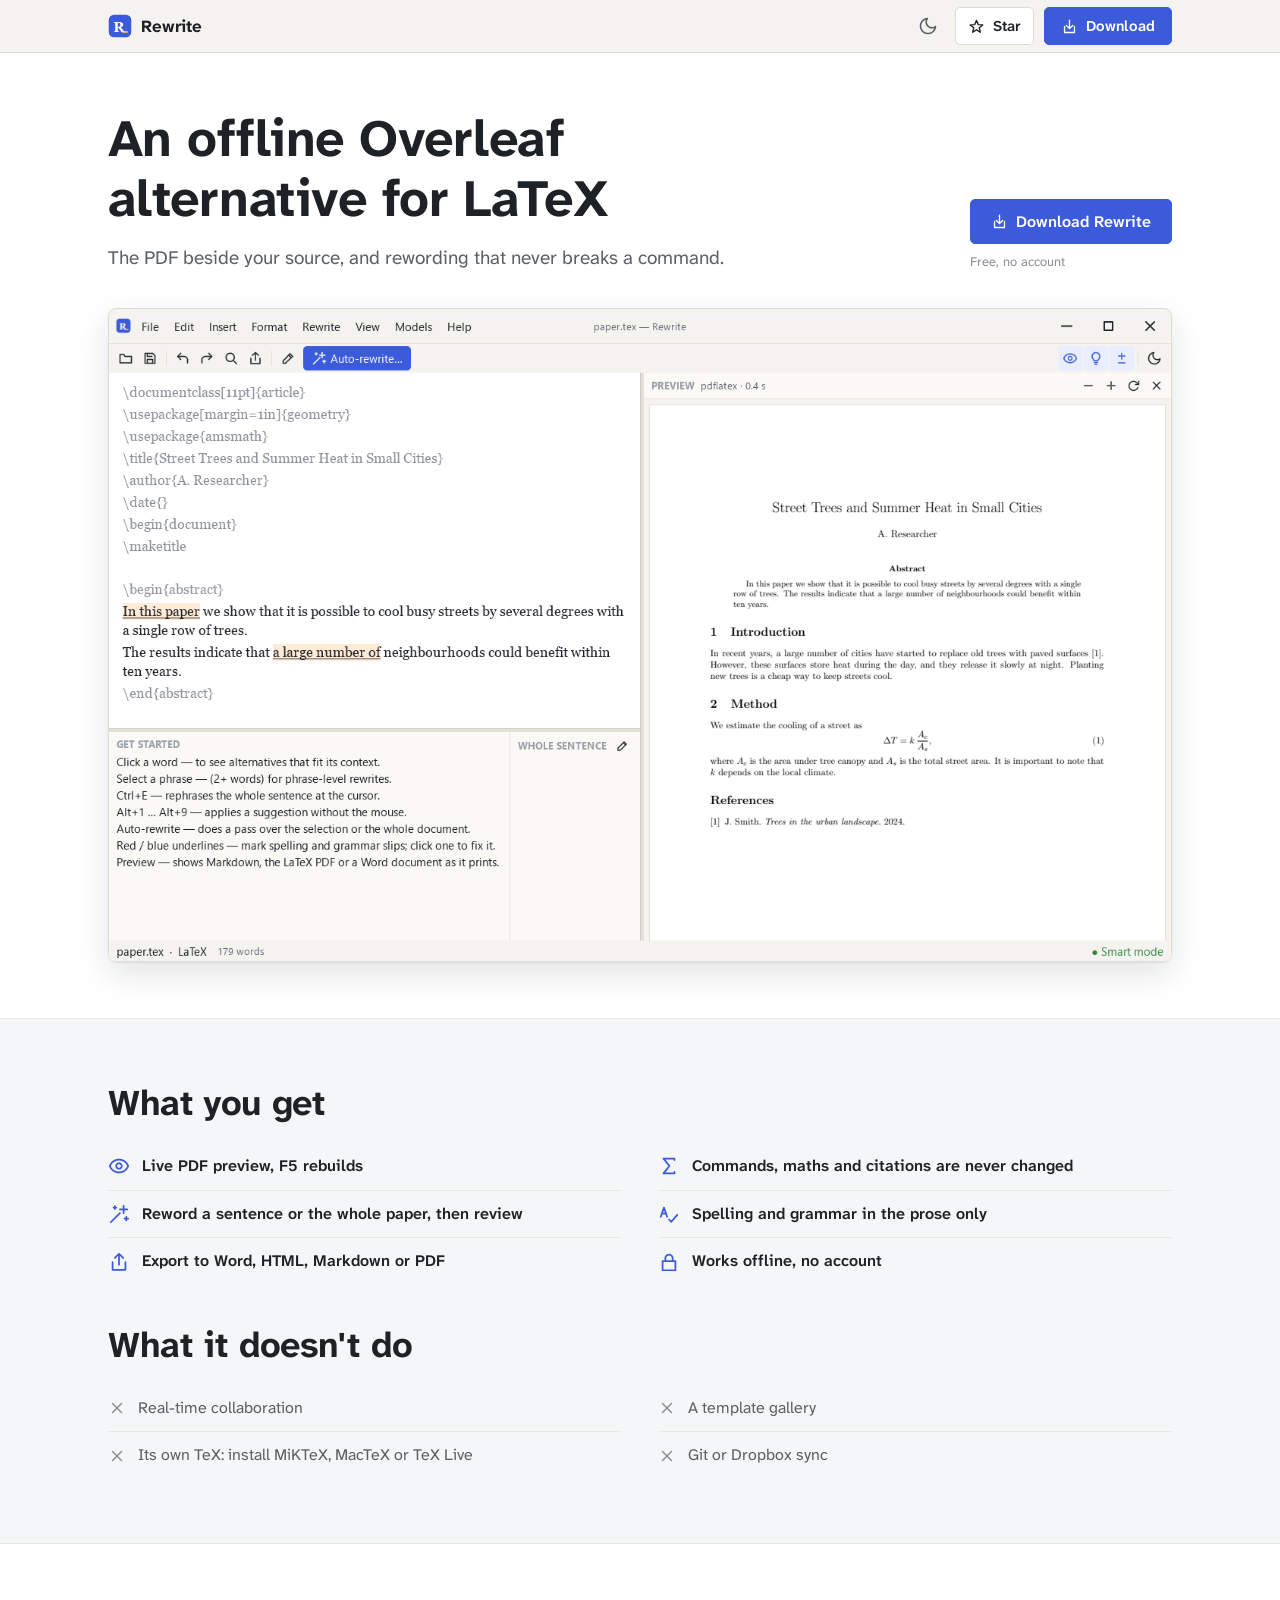
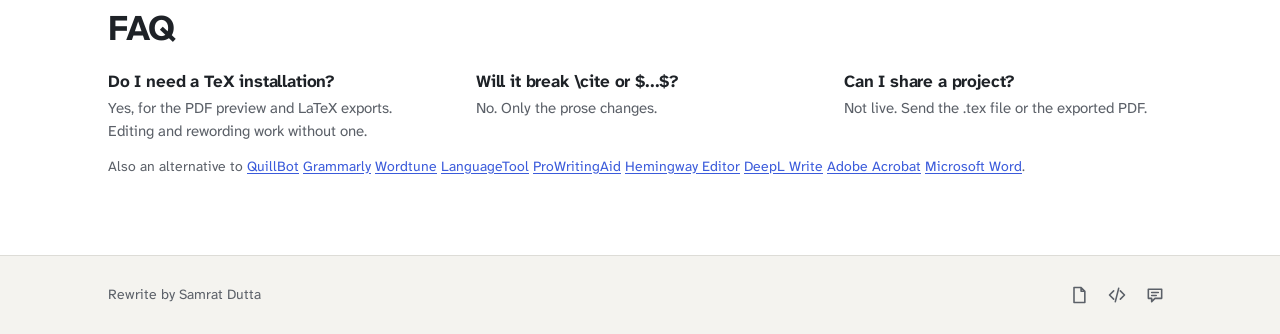
<file: site/overleaf-alternative.html>
<!doctype html>
<html lang="en">
<head>
<meta charset="utf-8">
<meta name="viewport" content="width=device-width, initial-scale=1">
<title>Offline Overleaf alternative for LaTeX | Rewrite</title>
<meta name="description" content="Write LaTeX with the PDF beside it, offline. Reword the prose without breaking commands, maths or citations. Free.">
<link rel="canonical" href="https://samratduttaofficial.github.io/Rewrite/overleaf-alternative.html">
<meta property="og:title" content="Offline Overleaf alternative for LaTeX">
<meta property="og:description" content="Write LaTeX with the PDF beside it, offline. Reword the prose without breaking commands, maths or citations. Free.">
<meta property="og:image" content="https://samratduttaofficial.github.io/Rewrite/img/og.png">
<meta property="og:url" content="https://samratduttaofficial.github.io/Rewrite/overleaf-alternative.html">
<meta name="twitter:card" content="summary_large_image">
<link rel="icon" href="img/favicon.png">
<link rel="apple-touch-icon" href="img/apple-touch-icon.png">
<link rel="preconnect" href="https://fonts.googleapis.com">
<link rel="preconnect" href="https://fonts.gstatic.com" crossorigin>
<link rel="stylesheet" href="https://fonts.googleapis.com/css2?family=Atkinson+Hyperlegible+Next:wght@400;600;700&display=swap">
<link rel="stylesheet" href="style.css">
<script>try { const t = localStorage.getItem("theme"); if (t) document.documentElement.dataset.theme = t; } catch (e) {}</script>
</head>
<body>

<header class="top">
  <div class="wrap">
    <a class="brand" href="./"><img src="img/icon.svg" alt="">Rewrite</a>
    <div class="top-tools">
      <button class="iconbtn" id="theme" type="button" title="Switch theme" aria-label="Switch theme"><svg class="ic"><use href="icons.svg#moon"/></svg></button>
      <a class="btn star" href="https://github.com/SamratDuttaOfficial/Rewrite" title="Star Rewrite on GitHub"><svg class="ic"><use href="icons.svg#star"/></svg><span class="lbl">Star</span><span class="count" data-stars hidden></span></a>
      <a class="btn blue" href="./#download"><svg class="ic"><use href="icons.svg#download"/></svg>Download</a>
    </div>
  </div>
</header>

<main>
  <div class="wrap">
    <div class="intro">
      <div>
        <h1>An offline Overleaf<br>alternative for LaTeX</h1>
        <p>The PDF beside your source, and rewording that never breaks a command.</p>
      </div>
      <div class="side">
        <a class="btn blue big" href="./#download"><svg class="ic"><use href="icons.svg#download"/></svg>Download Rewrite</a>
        <span class="small">Free, no account</span>
      </div>
    </div>
    <img class="shot" src="img/06-latex-preview.png" width="1400" height="860" alt="A LaTeX paper next to its PDF in Rewrite">
  </div>

  <section class="band">
    <div class="wrap">
      <h2>What you get</h2>
      <ul class="feats vs">
          <li><svg class="ic"><use href="icons.svg#eye"/></svg>Live PDF preview, F5 rebuilds</li>
          <li><svg class="ic"><use href="icons.svg#sigma"/></svg>Commands, maths and citations are never changed</li>
          <li><svg class="ic"><use href="icons.svg#wand"/></svg>Reword a sentence or the whole paper, then review</li>
          <li><svg class="ic"><use href="icons.svg#spell"/></svg>Spelling and grammar in the prose only</li>
          <li><svg class="ic"><use href="icons.svg#export"/></svg>Export to Word, HTML, Markdown or PDF</li>
          <li><svg class="ic"><use href="icons.svg#lock"/></svg>Works offline, no account</li>
      </ul>
      <h2 class="vs-h">What it doesn't do</h2>
      <ul class="feats vs lacks">
          <li><svg class="ic"><use href="icons.svg#close"/></svg>Real-time collaboration</li>
          <li><svg class="ic"><use href="icons.svg#close"/></svg>A template gallery</li>
          <li><svg class="ic"><use href="icons.svg#close"/></svg>Its own TeX: install MiKTeX, MacTeX or TeX Live</li>
          <li><svg class="ic"><use href="icons.svg#close"/></svg>Git or Dropbox sync</li>
      </ul>
    </div>
  </section>

  <section class="plain">
    <div class="wrap">
      <h2>FAQ</h2>
      <div class="faq">
        <div><h3>Do I need a TeX installation?</h3><p>Yes, for the PDF preview and LaTeX exports. Editing and rewording work without one.</p></div>
        <div><h3>Will it break \cite or $...$?</h3><p>No. Only the prose changes.</p></div>
        <div><h3>Can I share a project?</h3><p>Not live. Send the .tex file or the exported PDF.</p></div>
      </div>
      <p class="under">Also an alternative to <a href="quillbot-alternative.html">QuillBot</a> <a href="grammarly-alternative.html">Grammarly</a> <a href="wordtune-alternative.html">Wordtune</a> <a href="languagetool-alternative.html">LanguageTool</a> <a href="prowritingaid-alternative.html">ProWritingAid</a> <a href="hemingway-alternative.html">Hemingway Editor</a> <a href="deepl-write-alternative.html">DeepL Write</a> <a href="acrobat-alternative.html">Adobe Acrobat</a> <a href="word-alternative.html">Microsoft Word</a>.</p>
    </div>
  </section>
</main>

<footer>
  <div class="wrap">
    <span>Rewrite by Samrat Dutta</span>
    <span class="foot-icons">
      <a class="iconbtn" href="./" title="Home" aria-label="Home"><svg class="ic"><use href="icons.svg#file"/></svg></a>
      <a class="iconbtn" href="https://github.com/SamratDuttaOfficial/Rewrite" title="Source code" aria-label="Source code"><svg class="ic"><use href="icons.svg#code"/></svg></a>
      <a class="iconbtn" href="https://github.com/SamratDuttaOfficial/Rewrite/issues" title="Report a problem" aria-label="Report a problem"><svg class="ic"><use href="icons.svg#note"/></svg></a>
    </span>
  </div>
</footer>

<script src="site.js"></script>
</body>
</html>
</file>
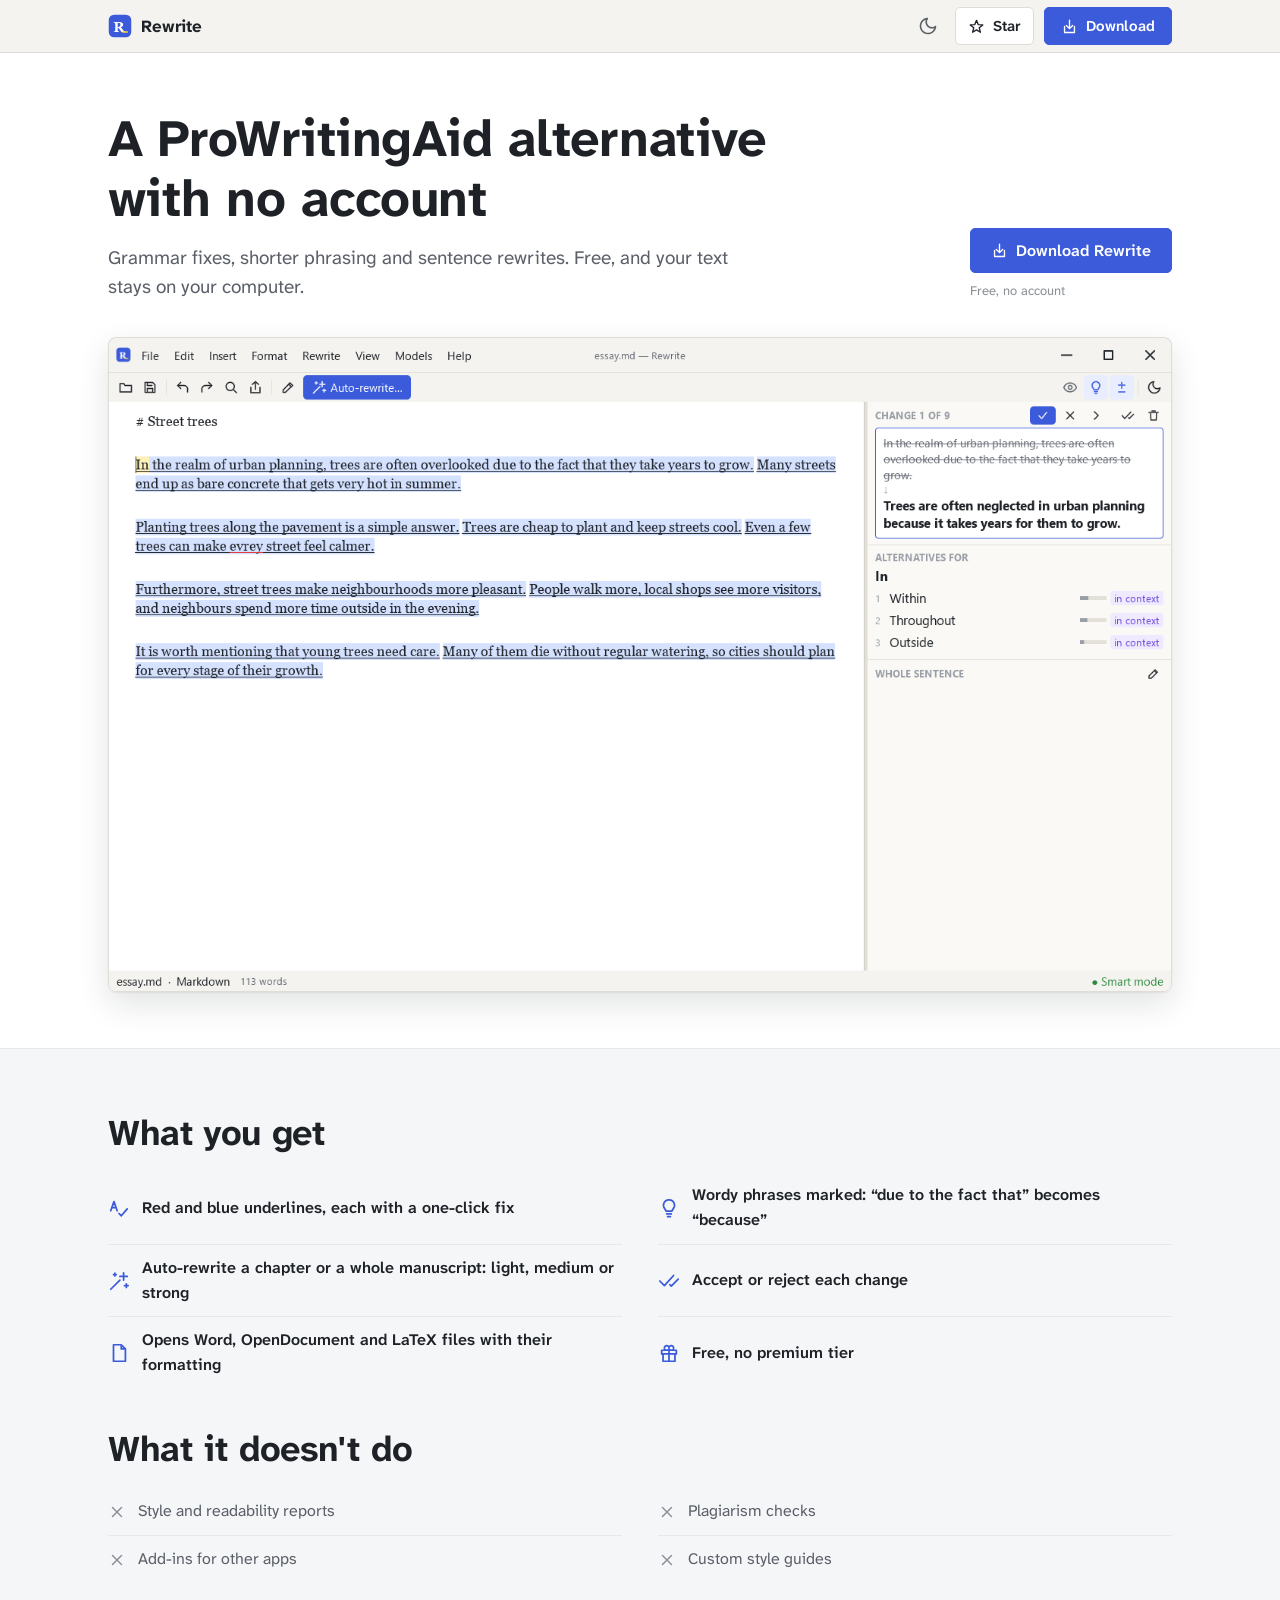
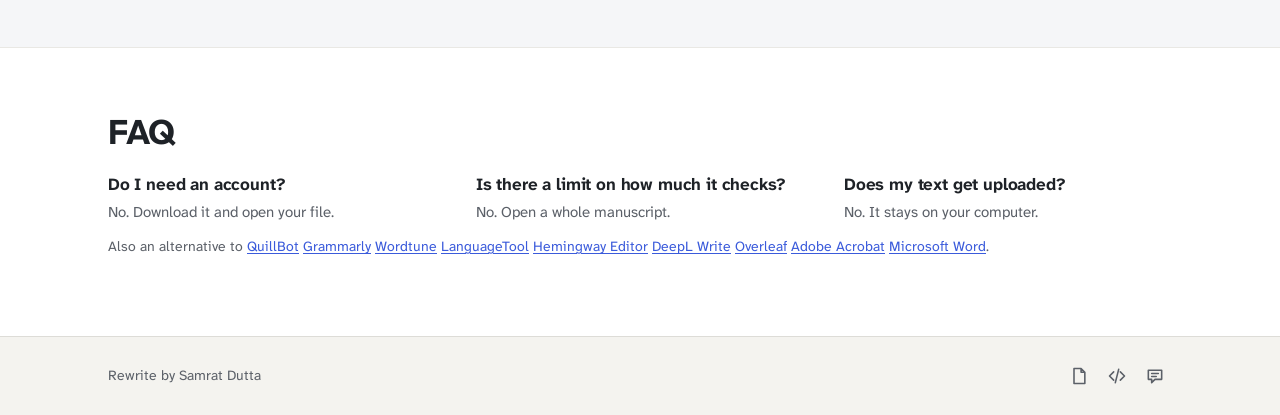
<file: site/prowritingaid-alternative.html>
<!doctype html>
<html lang="en">
<head>
<meta charset="utf-8">
<meta name="viewport" content="width=device-width, initial-scale=1">
<title>Free ProWritingAid alternative with no account | Rewrite</title>
<meta name="description" content="Grammar fixes, wordy phrases and sentence rewrites for free, with no account. Opens Word and LaTeX files directly.">
<link rel="canonical" href="https://samratduttaofficial.github.io/Rewrite/prowritingaid-alternative.html">
<meta property="og:title" content="Free ProWritingAid alternative with no account">
<meta property="og:description" content="Grammar fixes, wordy phrases and sentence rewrites for free, with no account. Opens Word and LaTeX files directly.">
<meta property="og:image" content="https://samratduttaofficial.github.io/Rewrite/img/og.png">
<meta property="og:url" content="https://samratduttaofficial.github.io/Rewrite/prowritingaid-alternative.html">
<meta name="twitter:card" content="summary_large_image">
<link rel="icon" href="img/favicon.png">
<link rel="apple-touch-icon" href="img/apple-touch-icon.png">
<link rel="preconnect" href="https://fonts.googleapis.com">
<link rel="preconnect" href="https://fonts.gstatic.com" crossorigin>
<link rel="stylesheet" href="https://fonts.googleapis.com/css2?family=Atkinson+Hyperlegible+Next:wght@400;600;700&display=swap">
<link rel="stylesheet" href="style.css">
<script>try { const t = localStorage.getItem("theme"); if (t) document.documentElement.dataset.theme = t; } catch (e) {}</script>
</head>
<body>

<header class="top">
  <div class="wrap">
    <a class="brand" href="./"><img src="img/icon.svg" alt="">Rewrite</a>
    <div class="top-tools">
      <button class="iconbtn" id="theme" type="button" title="Switch theme" aria-label="Switch theme"><svg class="ic"><use href="icons.svg#moon"/></svg></button>
      <a class="btn star" href="https://github.com/SamratDuttaOfficial/Rewrite" title="Star Rewrite on GitHub"><svg class="ic"><use href="icons.svg#star"/></svg><span class="lbl">Star</span><span class="count" data-stars hidden></span></a>
      <a class="btn blue" href="./#download"><svg class="ic"><use href="icons.svg#download"/></svg>Download</a>
    </div>
  </div>
</header>

<main>
  <div class="wrap">
    <div class="intro">
      <div>
        <h1>A ProWritingAid alternative<br>with no account</h1>
        <p>Grammar fixes, shorter phrasing and sentence rewrites. Free, and your text stays on your computer.</p>
      </div>
      <div class="side">
        <a class="btn blue big" href="./#download"><svg class="ic"><use href="icons.svg#download"/></svg>Download Rewrite</a>
        <span class="small">Free, no account</span>
      </div>
    </div>
    <img class="shot" src="img/05-auto-rewrite-review.png" width="1400" height="860" alt="Reviewing changes after Auto-rewrite">
  </div>

  <section class="band">
    <div class="wrap">
      <h2>What you get</h2>
      <ul class="feats vs">
          <li><svg class="ic"><use href="icons.svg#spell"/></svg>Red and blue underlines, each with a one-click fix</li>
          <li><svg class="ic"><use href="icons.svg#bulb"/></svg>Wordy phrases marked: “due to the fact that” becomes “because”</li>
          <li><svg class="ic"><use href="icons.svg#wand"/></svg>Auto-rewrite a chapter or a whole manuscript: light, medium or strong</li>
          <li><svg class="ic"><use href="icons.svg#check-all"/></svg>Accept or reject each change</li>
          <li><svg class="ic"><use href="icons.svg#file"/></svg>Opens Word, OpenDocument and LaTeX files with their formatting</li>
          <li><svg class="ic"><use href="icons.svg#gift"/></svg>Free, no premium tier</li>
      </ul>
      <h2 class="vs-h">What it doesn't do</h2>
      <ul class="feats vs lacks">
          <li><svg class="ic"><use href="icons.svg#close"/></svg>Style and readability reports</li>
          <li><svg class="ic"><use href="icons.svg#close"/></svg>Plagiarism checks</li>
          <li><svg class="ic"><use href="icons.svg#close"/></svg>Add-ins for other apps</li>
          <li><svg class="ic"><use href="icons.svg#close"/></svg>Custom style guides</li>
      </ul>
    </div>
  </section>

  <section class="plain">
    <div class="wrap">
      <h2>FAQ</h2>
      <div class="faq">
        <div><h3>Do I need an account?</h3><p>No. Download it and open your file.</p></div>
        <div><h3>Is there a limit on how much it checks?</h3><p>No. Open a whole manuscript.</p></div>
        <div><h3>Does my text get uploaded?</h3><p>No. It stays on your computer.</p></div>
      </div>
      <p class="under">Also an alternative to <a href="quillbot-alternative.html">QuillBot</a> <a href="grammarly-alternative.html">Grammarly</a> <a href="wordtune-alternative.html">Wordtune</a> <a href="languagetool-alternative.html">LanguageTool</a> <a href="hemingway-alternative.html">Hemingway Editor</a> <a href="deepl-write-alternative.html">DeepL Write</a> <a href="overleaf-alternative.html">Overleaf</a> <a href="acrobat-alternative.html">Adobe Acrobat</a> <a href="word-alternative.html">Microsoft Word</a>.</p>
    </div>
  </section>
</main>

<footer>
  <div class="wrap">
    <span>Rewrite by Samrat Dutta</span>
    <span class="foot-icons">
      <a class="iconbtn" href="./" title="Home" aria-label="Home"><svg class="ic"><use href="icons.svg#file"/></svg></a>
      <a class="iconbtn" href="https://github.com/SamratDuttaOfficial/Rewrite" title="Source code" aria-label="Source code"><svg class="ic"><use href="icons.svg#code"/></svg></a>
      <a class="iconbtn" href="https://github.com/SamratDuttaOfficial/Rewrite/issues" title="Report a problem" aria-label="Report a problem"><svg class="ic"><use href="icons.svg#note"/></svg></a>
    </span>
  </div>
</footer>

<script src="site.js"></script>
</body>
</html>
</file>
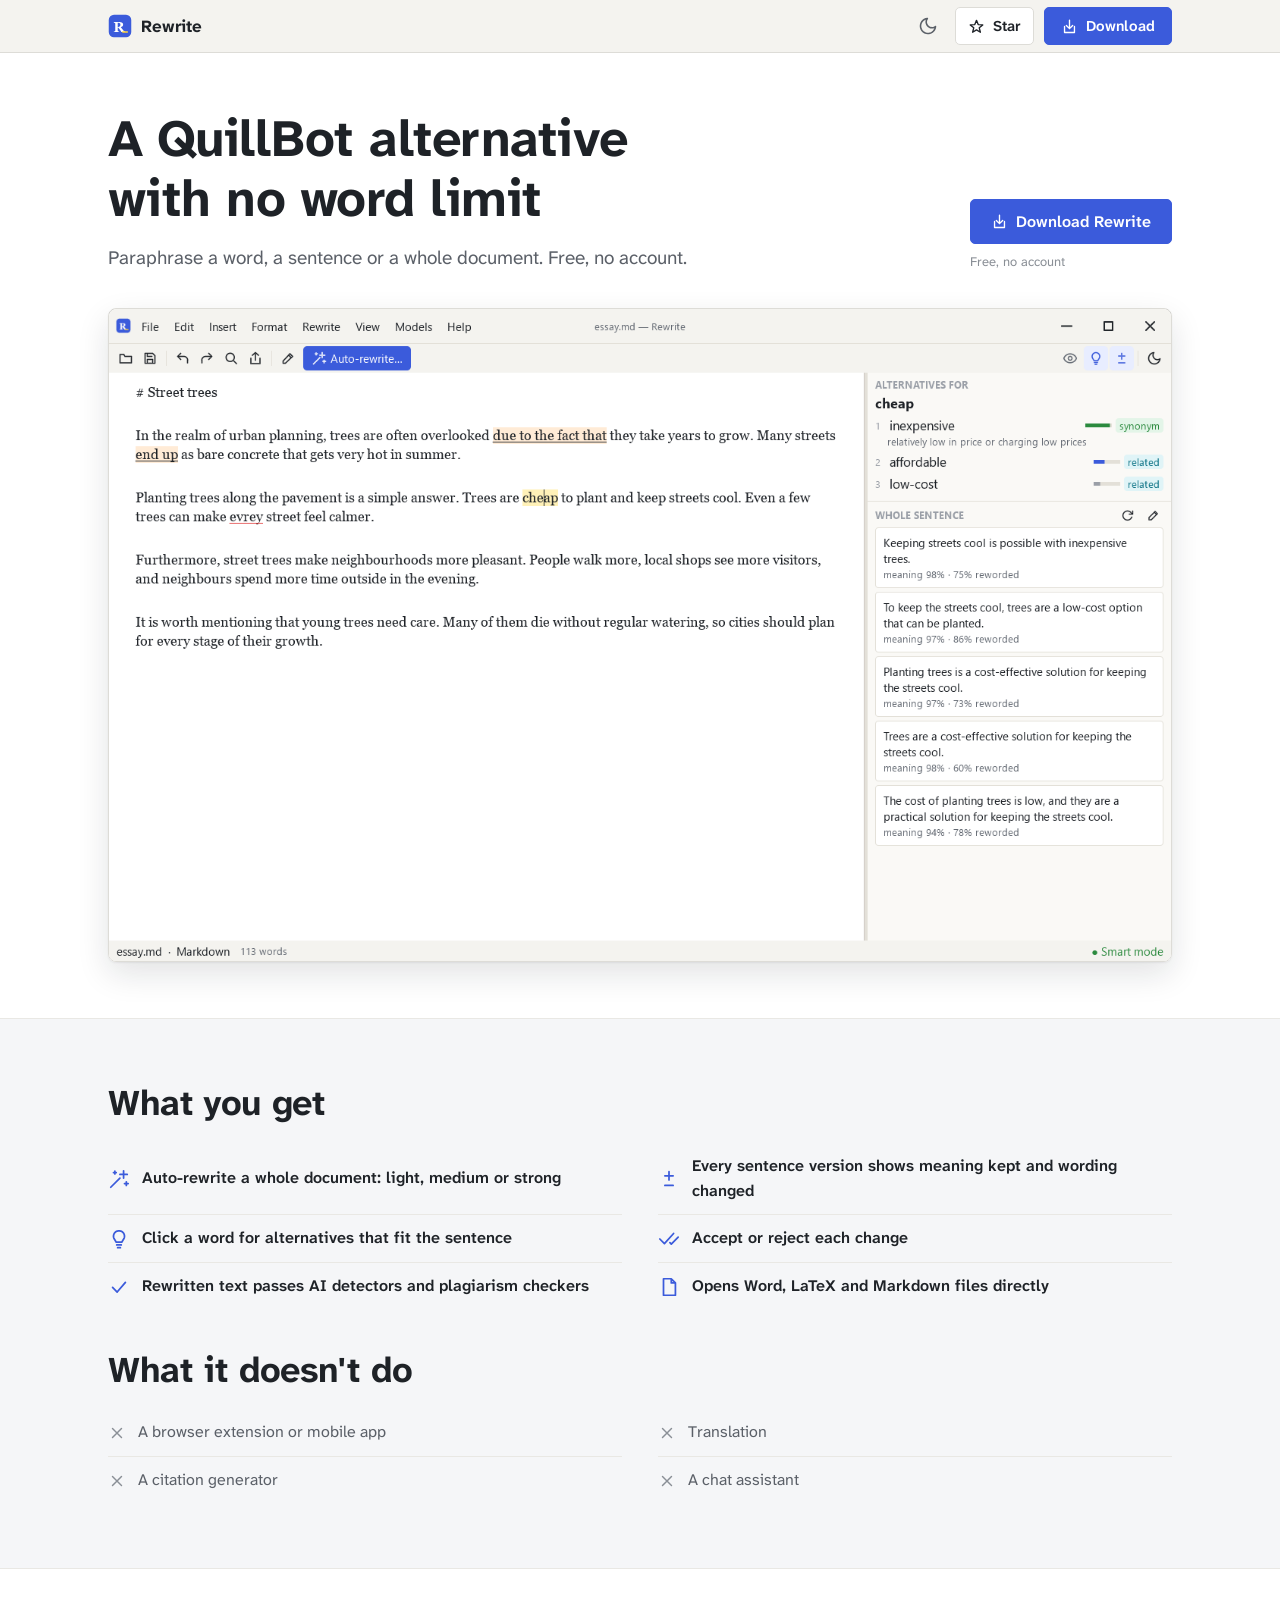
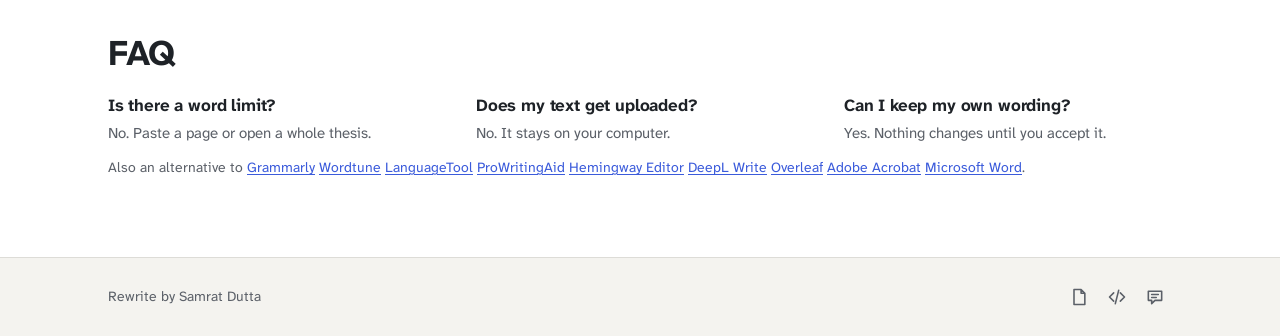
<file: site/quillbot-alternative.html>
<!doctype html>
<html lang="en">
<head>
<meta charset="utf-8">
<meta name="viewport" content="width=device-width, initial-scale=1">
<title>Free QuillBot alternative with no word limit | Rewrite</title>
<meta name="description" content="Paraphrase words, sentences and whole documents for free, with no word limit and no account. Rewritten text passes AI detectors.">
<link rel="canonical" href="https://samratduttaofficial.github.io/Rewrite/quillbot-alternative.html">
<meta property="og:title" content="Free QuillBot alternative with no word limit">
<meta property="og:description" content="Paraphrase words, sentences and whole documents for free, with no word limit and no account. Rewritten text passes AI detectors.">
<meta property="og:image" content="https://samratduttaofficial.github.io/Rewrite/img/og.png">
<meta property="og:url" content="https://samratduttaofficial.github.io/Rewrite/quillbot-alternative.html">
<meta name="twitter:card" content="summary_large_image">
<link rel="icon" href="img/favicon.png">
<link rel="apple-touch-icon" href="img/apple-touch-icon.png">
<link rel="preconnect" href="https://fonts.googleapis.com">
<link rel="preconnect" href="https://fonts.gstatic.com" crossorigin>
<link rel="stylesheet" href="https://fonts.googleapis.com/css2?family=Atkinson+Hyperlegible+Next:wght@400;600;700&display=swap">
<link rel="stylesheet" href="style.css">
<script>try { const t = localStorage.getItem("theme"); if (t) document.documentElement.dataset.theme = t; } catch (e) {}</script>
</head>
<body>

<header class="top">
  <div class="wrap">
    <a class="brand" href="./"><img src="img/icon.svg" alt="">Rewrite</a>
    <div class="top-tools">
      <button class="iconbtn" id="theme" type="button" title="Switch theme" aria-label="Switch theme"><svg class="ic"><use href="icons.svg#moon"/></svg></button>
      <a class="btn star" href="https://github.com/SamratDuttaOfficial/Rewrite" title="Star Rewrite on GitHub"><svg class="ic"><use href="icons.svg#star"/></svg><span class="lbl">Star</span><span class="count" data-stars hidden></span></a>
      <a class="btn blue" href="./#download"><svg class="ic"><use href="icons.svg#download"/></svg>Download</a>
    </div>
  </div>
</header>

<main>
  <div class="wrap">
    <div class="intro">
      <div>
        <h1>A QuillBot alternative<br>with no word limit</h1>
        <p>Paraphrase a word, a sentence or a whole document. Free, no account.</p>
      </div>
      <div class="side">
        <a class="btn blue big" href="./#download"><svg class="ic"><use href="icons.svg#download"/></svg>Download Rewrite</a>
        <span class="small">Free, no account</span>
      </div>
    </div>
    <img class="shot" src="img/03-sentence-rephrase.png" width="1400" height="860" alt="New versions of a sentence, each with how much meaning it keeps">
  </div>

  <section class="band">
    <div class="wrap">
      <h2>What you get</h2>
      <ul class="feats vs">
          <li><svg class="ic"><use href="icons.svg#wand"/></svg>Auto-rewrite a whole document: light, medium or strong</li>
          <li><svg class="ic"><use href="icons.svg#diff"/></svg>Every sentence version shows meaning kept and wording changed</li>
          <li><svg class="ic"><use href="icons.svg#bulb"/></svg>Click a word for alternatives that fit the sentence</li>
          <li><svg class="ic"><use href="icons.svg#check-all"/></svg>Accept or reject each change</li>
          <li><svg class="ic"><use href="icons.svg#check"/></svg>Rewritten text passes AI detectors and plagiarism checkers</li>
          <li><svg class="ic"><use href="icons.svg#file"/></svg>Opens Word, LaTeX and Markdown files directly</li>
      </ul>
      <h2 class="vs-h">What it doesn't do</h2>
      <ul class="feats vs lacks">
          <li><svg class="ic"><use href="icons.svg#close"/></svg>A browser extension or mobile app</li>
          <li><svg class="ic"><use href="icons.svg#close"/></svg>Translation</li>
          <li><svg class="ic"><use href="icons.svg#close"/></svg>A citation generator</li>
          <li><svg class="ic"><use href="icons.svg#close"/></svg>A chat assistant</li>
      </ul>
    </div>
  </section>

  <section class="plain">
    <div class="wrap">
      <h2>FAQ</h2>
      <div class="faq">
        <div><h3>Is there a word limit?</h3><p>No. Paste a page or open a whole thesis.</p></div>
        <div><h3>Does my text get uploaded?</h3><p>No. It stays on your computer.</p></div>
        <div><h3>Can I keep my own wording?</h3><p>Yes. Nothing changes until you accept it.</p></div>
      </div>
      <p class="under">Also an alternative to <a href="grammarly-alternative.html">Grammarly</a> <a href="wordtune-alternative.html">Wordtune</a> <a href="languagetool-alternative.html">LanguageTool</a> <a href="prowritingaid-alternative.html">ProWritingAid</a> <a href="hemingway-alternative.html">Hemingway Editor</a> <a href="deepl-write-alternative.html">DeepL Write</a> <a href="overleaf-alternative.html">Overleaf</a> <a href="acrobat-alternative.html">Adobe Acrobat</a> <a href="word-alternative.html">Microsoft Word</a>.</p>
    </div>
  </section>
</main>

<footer>
  <div class="wrap">
    <span>Rewrite by Samrat Dutta</span>
    <span class="foot-icons">
      <a class="iconbtn" href="./" title="Home" aria-label="Home"><svg class="ic"><use href="icons.svg#file"/></svg></a>
      <a class="iconbtn" href="https://github.com/SamratDuttaOfficial/Rewrite" title="Source code" aria-label="Source code"><svg class="ic"><use href="icons.svg#code"/></svg></a>
      <a class="iconbtn" href="https://github.com/SamratDuttaOfficial/Rewrite/issues" title="Report a problem" aria-label="Report a problem"><svg class="ic"><use href="icons.svg#note"/></svg></a>
    </span>
  </div>
</footer>

<script src="site.js"></script>
</body>
</html>
</file>
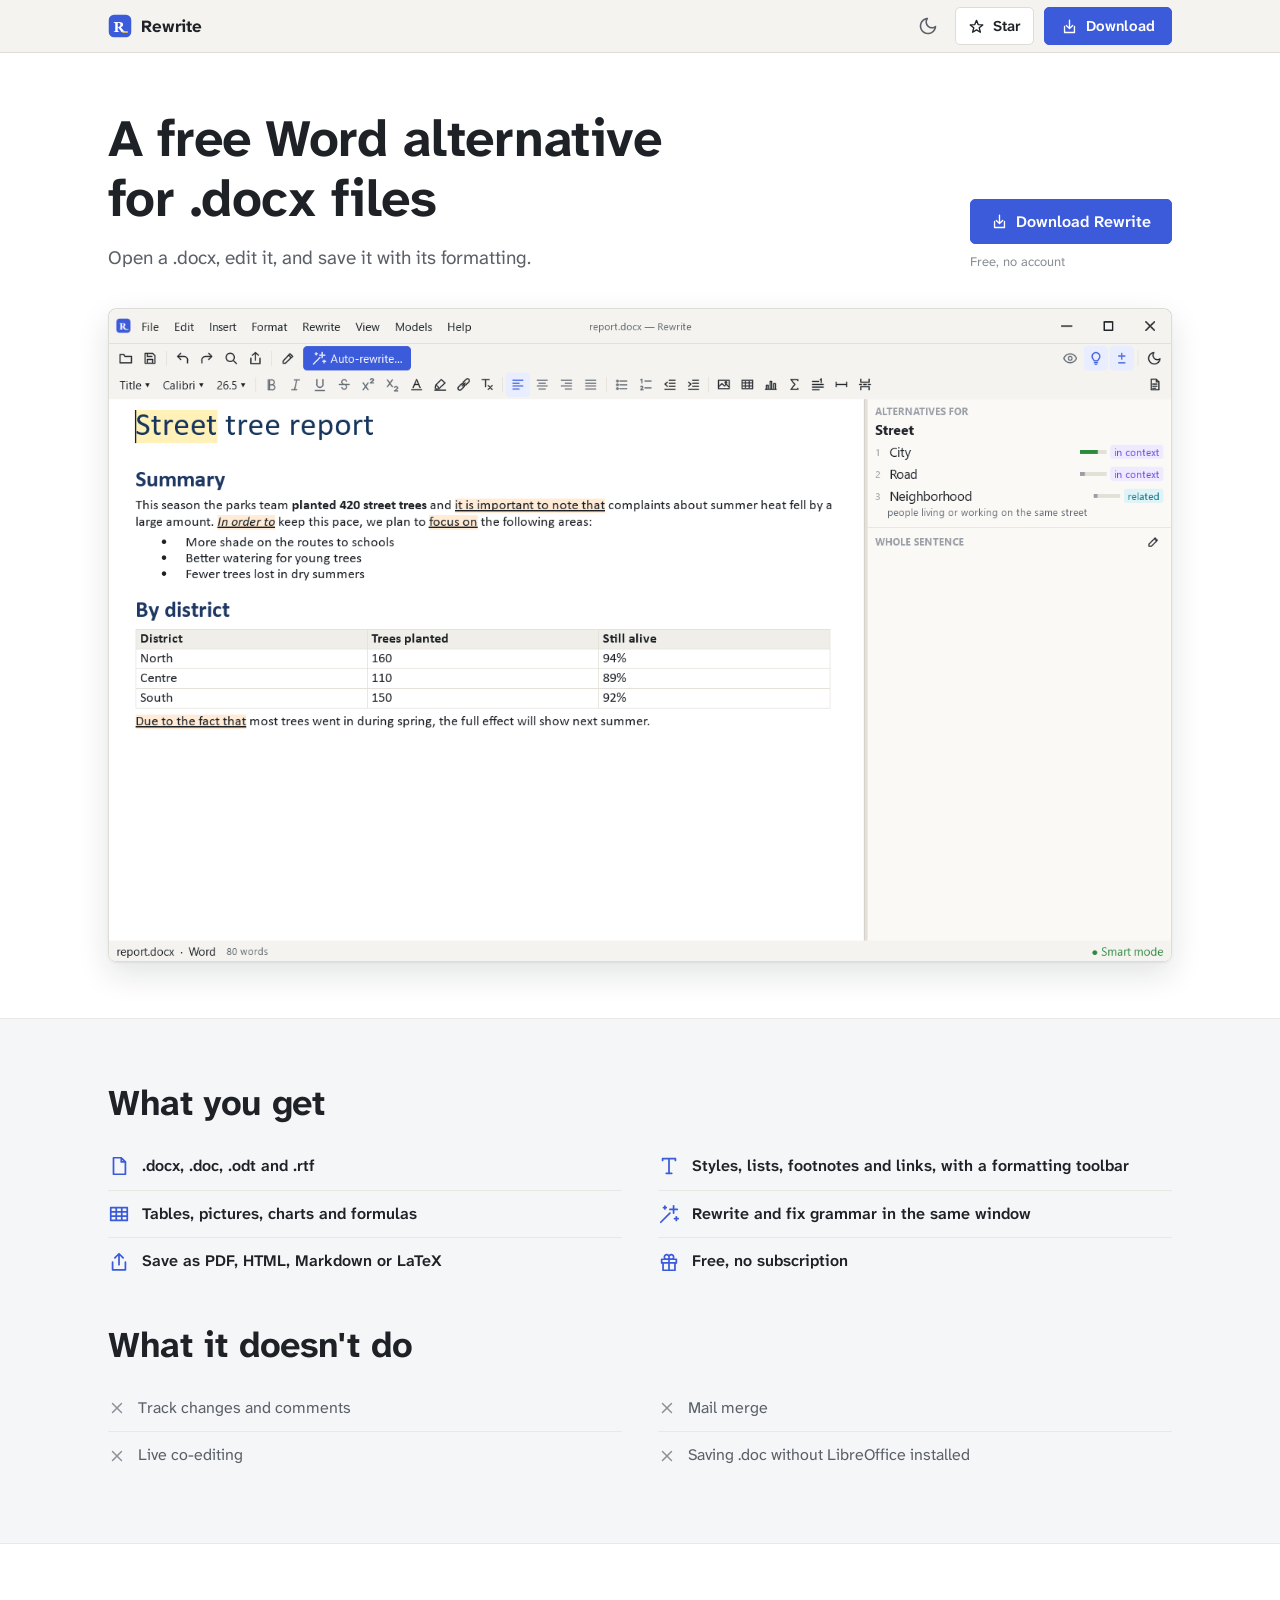
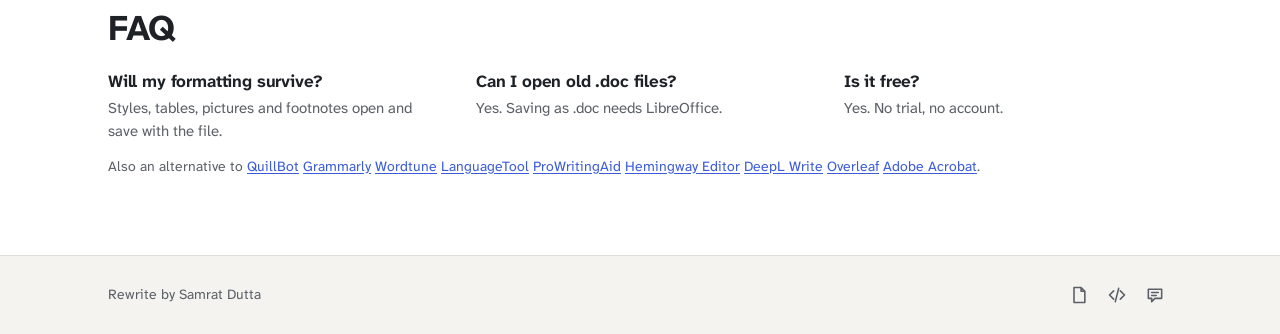
<file: site/word-alternative.html>
<!doctype html>
<html lang="en">
<head>
<meta charset="utf-8">
<meta name="viewport" content="width=device-width, initial-scale=1">
<title>Free Word alternative for .docx files | Rewrite</title>
<meta name="description" content="Open and save .docx, .odt and .rtf with their formatting, then rewrite and fix grammar in the same app. Free.">
<link rel="canonical" href="https://samratduttaofficial.github.io/Rewrite/word-alternative.html">
<meta property="og:title" content="Free Word alternative for .docx files">
<meta property="og:description" content="Open and save .docx, .odt and .rtf with their formatting, then rewrite and fix grammar in the same app. Free.">
<meta property="og:image" content="https://samratduttaofficial.github.io/Rewrite/img/og.png">
<meta property="og:url" content="https://samratduttaofficial.github.io/Rewrite/word-alternative.html">
<meta name="twitter:card" content="summary_large_image">
<link rel="icon" href="img/favicon.png">
<link rel="apple-touch-icon" href="img/apple-touch-icon.png">
<link rel="preconnect" href="https://fonts.googleapis.com">
<link rel="preconnect" href="https://fonts.gstatic.com" crossorigin>
<link rel="stylesheet" href="https://fonts.googleapis.com/css2?family=Atkinson+Hyperlegible+Next:wght@400;600;700&display=swap">
<link rel="stylesheet" href="style.css">
<script>try { const t = localStorage.getItem("theme"); if (t) document.documentElement.dataset.theme = t; } catch (e) {}</script>
</head>
<body>

<header class="top">
  <div class="wrap">
    <a class="brand" href="./"><img src="img/icon.svg" alt="">Rewrite</a>
    <div class="top-tools">
      <button class="iconbtn" id="theme" type="button" title="Switch theme" aria-label="Switch theme"><svg class="ic"><use href="icons.svg#moon"/></svg></button>
      <a class="btn star" href="https://github.com/SamratDuttaOfficial/Rewrite" title="Star Rewrite on GitHub"><svg class="ic"><use href="icons.svg#star"/></svg><span class="lbl">Star</span><span class="count" data-stars hidden></span></a>
      <a class="btn blue" href="./#download"><svg class="ic"><use href="icons.svg#download"/></svg>Download</a>
    </div>
  </div>
</header>

<main>
  <div class="wrap">
    <div class="intro">
      <div>
        <h1>A free Word alternative<br>for .docx files</h1>
        <p>Open a .docx, edit it, and save it with its formatting.</p>
      </div>
      <div class="side">
        <a class="btn blue big" href="./#download"><svg class="ic"><use href="icons.svg#download"/></svg>Download Rewrite</a>
        <span class="small">Free, no account</span>
      </div>
    </div>
    <img class="shot" src="img/07-word-document.png" width="1400" height="860" alt="A Word report open in Rewrite">
  </div>

  <section class="band">
    <div class="wrap">
      <h2>What you get</h2>
      <ul class="feats vs">
          <li><svg class="ic"><use href="icons.svg#file"/></svg>.docx, .doc, .odt and .rtf</li>
          <li><svg class="ic"><use href="icons.svg#type"/></svg>Styles, lists, footnotes and links, with a formatting toolbar</li>
          <li><svg class="ic"><use href="icons.svg#table"/></svg>Tables, pictures, charts and formulas</li>
          <li><svg class="ic"><use href="icons.svg#wand"/></svg>Rewrite and fix grammar in the same window</li>
          <li><svg class="ic"><use href="icons.svg#export"/></svg>Save as PDF, HTML, Markdown or LaTeX</li>
          <li><svg class="ic"><use href="icons.svg#gift"/></svg>Free, no subscription</li>
      </ul>
      <h2 class="vs-h">What it doesn't do</h2>
      <ul class="feats vs lacks">
          <li><svg class="ic"><use href="icons.svg#close"/></svg>Track changes and comments</li>
          <li><svg class="ic"><use href="icons.svg#close"/></svg>Mail merge</li>
          <li><svg class="ic"><use href="icons.svg#close"/></svg>Live co-editing</li>
          <li><svg class="ic"><use href="icons.svg#close"/></svg>Saving .doc without LibreOffice installed</li>
      </ul>
    </div>
  </section>

  <section class="plain">
    <div class="wrap">
      <h2>FAQ</h2>
      <div class="faq">
        <div><h3>Will my formatting survive?</h3><p>Styles, tables, pictures and footnotes open and save with the file.</p></div>
        <div><h3>Can I open old .doc files?</h3><p>Yes. Saving as .doc needs LibreOffice.</p></div>
        <div><h3>Is it free?</h3><p>Yes. No trial, no account.</p></div>
      </div>
      <p class="under">Also an alternative to <a href="quillbot-alternative.html">QuillBot</a> <a href="grammarly-alternative.html">Grammarly</a> <a href="wordtune-alternative.html">Wordtune</a> <a href="languagetool-alternative.html">LanguageTool</a> <a href="prowritingaid-alternative.html">ProWritingAid</a> <a href="hemingway-alternative.html">Hemingway Editor</a> <a href="deepl-write-alternative.html">DeepL Write</a> <a href="overleaf-alternative.html">Overleaf</a> <a href="acrobat-alternative.html">Adobe Acrobat</a>.</p>
    </div>
  </section>
</main>

<footer>
  <div class="wrap">
    <span>Rewrite by Samrat Dutta</span>
    <span class="foot-icons">
      <a class="iconbtn" href="./" title="Home" aria-label="Home"><svg class="ic"><use href="icons.svg#file"/></svg></a>
      <a class="iconbtn" href="https://github.com/SamratDuttaOfficial/Rewrite" title="Source code" aria-label="Source code"><svg class="ic"><use href="icons.svg#code"/></svg></a>
      <a class="iconbtn" href="https://github.com/SamratDuttaOfficial/Rewrite/issues" title="Report a problem" aria-label="Report a problem"><svg class="ic"><use href="icons.svg#note"/></svg></a>
    </span>
  </div>
</footer>

<script src="site.js"></script>
</body>
</html>
</file>
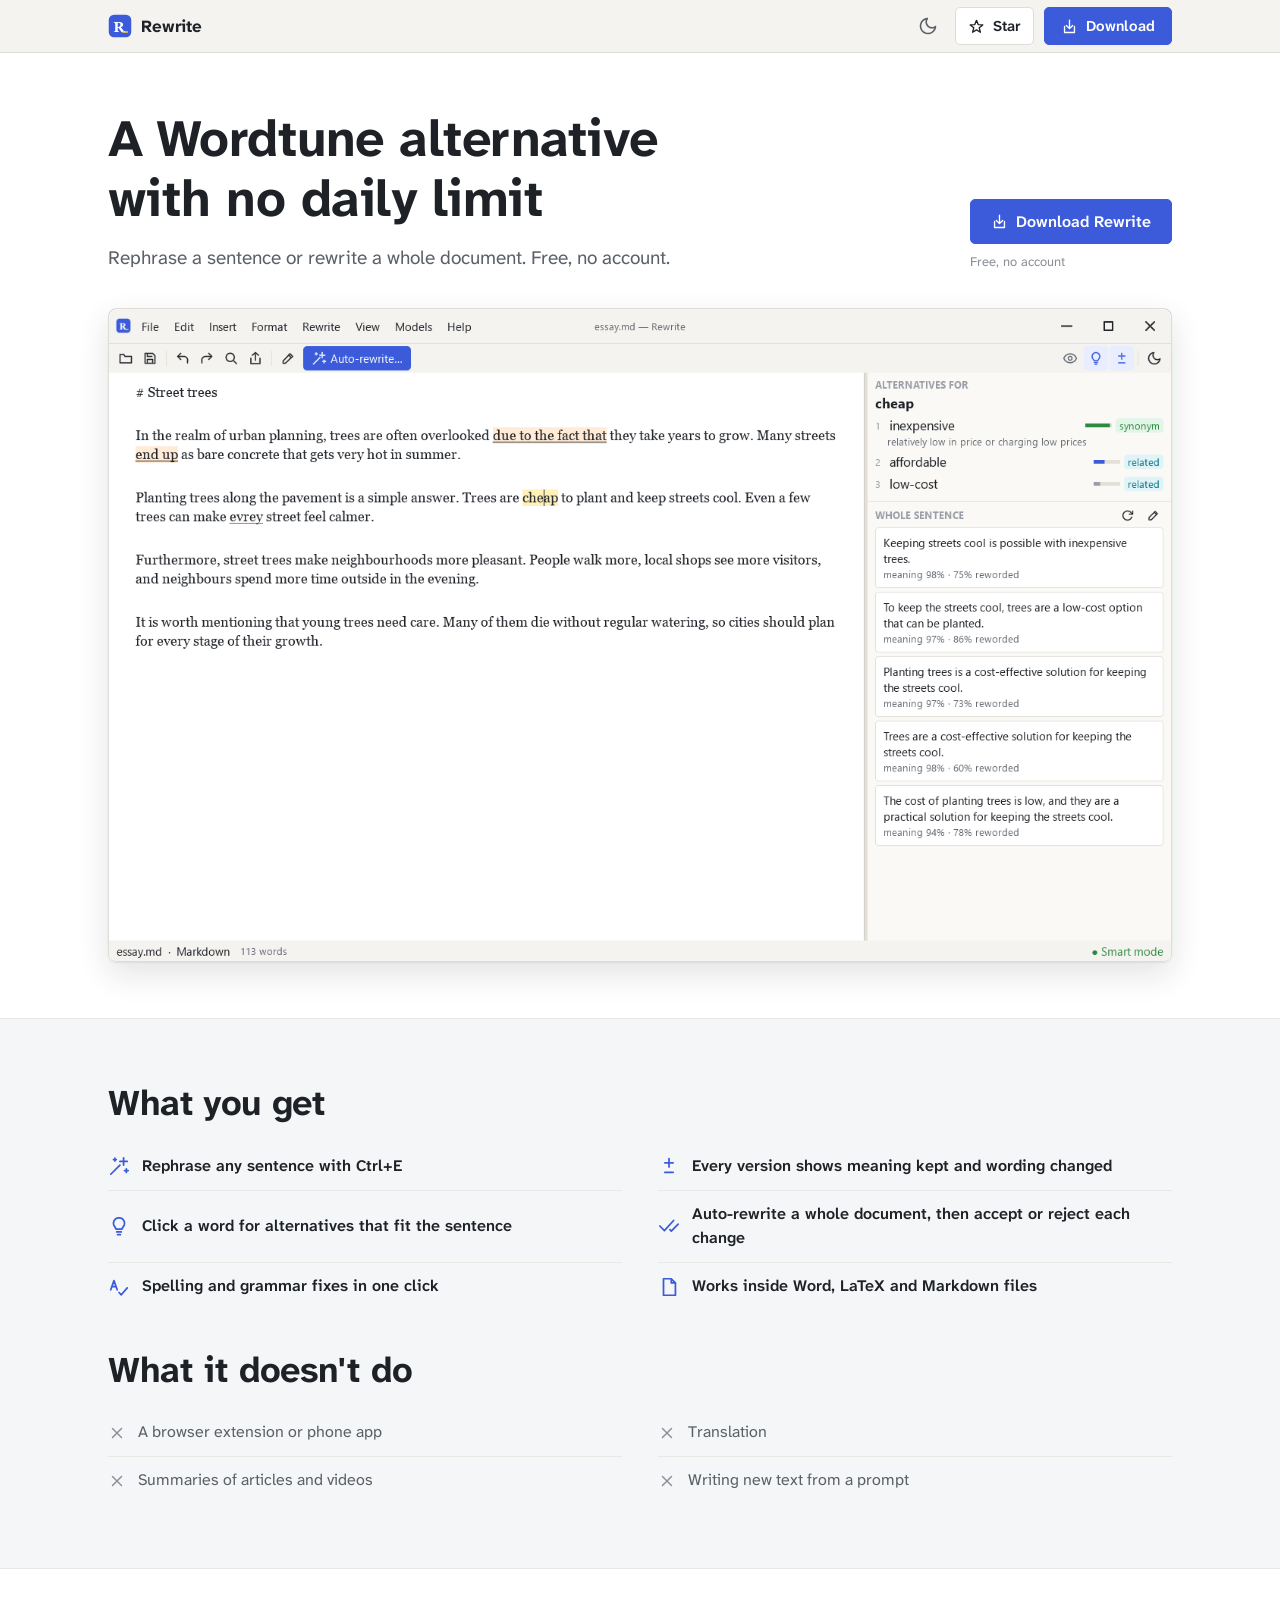
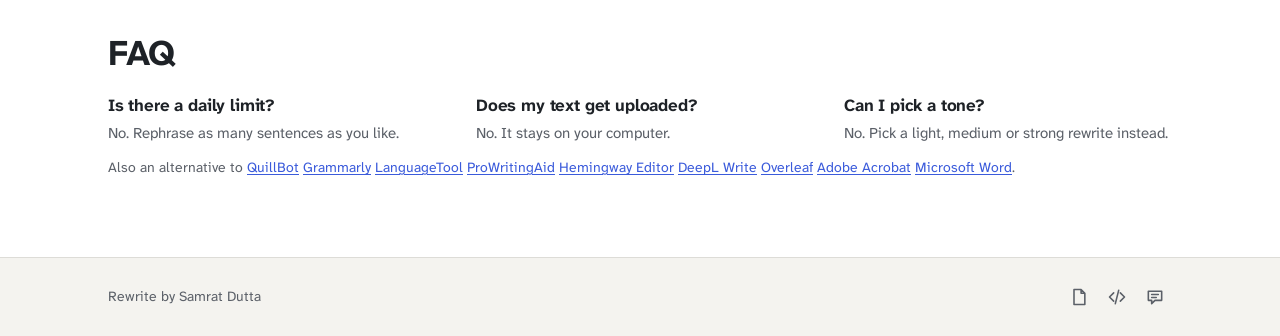
<file: site/wordtune-alternative.html>
<!doctype html>
<html lang="en">
<head>
<meta charset="utf-8">
<meta name="viewport" content="width=device-width, initial-scale=1">
<title>Free Wordtune alternative with no daily limit | Rewrite</title>
<meta name="description" content="Rephrase sentences and rewrite whole documents for free, with no daily limit and no account. Your text stays on your computer.">
<link rel="canonical" href="https://samratduttaofficial.github.io/Rewrite/wordtune-alternative.html">
<meta property="og:title" content="Free Wordtune alternative with no daily limit">
<meta property="og:description" content="Rephrase sentences and rewrite whole documents for free, with no daily limit and no account. Your text stays on your computer.">
<meta property="og:image" content="https://samratduttaofficial.github.io/Rewrite/img/og.png">
<meta property="og:url" content="https://samratduttaofficial.github.io/Rewrite/wordtune-alternative.html">
<meta name="twitter:card" content="summary_large_image">
<link rel="icon" href="img/favicon.png">
<link rel="apple-touch-icon" href="img/apple-touch-icon.png">
<link rel="preconnect" href="https://fonts.googleapis.com">
<link rel="preconnect" href="https://fonts.gstatic.com" crossorigin>
<link rel="stylesheet" href="https://fonts.googleapis.com/css2?family=Atkinson+Hyperlegible+Next:wght@400;600;700&display=swap">
<link rel="stylesheet" href="style.css">
<script>try { const t = localStorage.getItem("theme"); if (t) document.documentElement.dataset.theme = t; } catch (e) {}</script>
</head>
<body>

<header class="top">
  <div class="wrap">
    <a class="brand" href="./"><img src="img/icon.svg" alt="">Rewrite</a>
    <div class="top-tools">
      <button class="iconbtn" id="theme" type="button" title="Switch theme" aria-label="Switch theme"><svg class="ic"><use href="icons.svg#moon"/></svg></button>
      <a class="btn star" href="https://github.com/SamratDuttaOfficial/Rewrite" title="Star Rewrite on GitHub"><svg class="ic"><use href="icons.svg#star"/></svg><span class="lbl">Star</span><span class="count" data-stars hidden></span></a>
      <a class="btn blue" href="./#download"><svg class="ic"><use href="icons.svg#download"/></svg>Download</a>
    </div>
  </div>
</header>

<main>
  <div class="wrap">
    <div class="intro">
      <div>
        <h1>A Wordtune alternative<br>with no daily limit</h1>
        <p>Rephrase a sentence or rewrite a whole document. Free, no account.</p>
      </div>
      <div class="side">
        <a class="btn blue big" href="./#download"><svg class="ic"><use href="icons.svg#download"/></svg>Download Rewrite</a>
        <span class="small">Free, no account</span>
      </div>
    </div>
    <img class="shot" src="img/03-sentence-rephrase.png" width="1400" height="860" alt="New versions of a sentence, each with how much meaning it keeps">
  </div>

  <section class="band">
    <div class="wrap">
      <h2>What you get</h2>
      <ul class="feats vs">
          <li><svg class="ic"><use href="icons.svg#wand"/></svg>Rephrase any sentence with Ctrl+E</li>
          <li><svg class="ic"><use href="icons.svg#diff"/></svg>Every version shows meaning kept and wording changed</li>
          <li><svg class="ic"><use href="icons.svg#bulb"/></svg>Click a word for alternatives that fit the sentence</li>
          <li><svg class="ic"><use href="icons.svg#check-all"/></svg>Auto-rewrite a whole document, then accept or reject each change</li>
          <li><svg class="ic"><use href="icons.svg#spell"/></svg>Spelling and grammar fixes in one click</li>
          <li><svg class="ic"><use href="icons.svg#file"/></svg>Works inside Word, LaTeX and Markdown files</li>
      </ul>
      <h2 class="vs-h">What it doesn't do</h2>
      <ul class="feats vs lacks">
          <li><svg class="ic"><use href="icons.svg#close"/></svg>A browser extension or phone app</li>
          <li><svg class="ic"><use href="icons.svg#close"/></svg>Translation</li>
          <li><svg class="ic"><use href="icons.svg#close"/></svg>Summaries of articles and videos</li>
          <li><svg class="ic"><use href="icons.svg#close"/></svg>Writing new text from a prompt</li>
      </ul>
    </div>
  </section>

  <section class="plain">
    <div class="wrap">
      <h2>FAQ</h2>
      <div class="faq">
        <div><h3>Is there a daily limit?</h3><p>No. Rephrase as many sentences as you like.</p></div>
        <div><h3>Does my text get uploaded?</h3><p>No. It stays on your computer.</p></div>
        <div><h3>Can I pick a tone?</h3><p>No. Pick a light, medium or strong rewrite instead.</p></div>
      </div>
      <p class="under">Also an alternative to <a href="quillbot-alternative.html">QuillBot</a> <a href="grammarly-alternative.html">Grammarly</a> <a href="languagetool-alternative.html">LanguageTool</a> <a href="prowritingaid-alternative.html">ProWritingAid</a> <a href="hemingway-alternative.html">Hemingway Editor</a> <a href="deepl-write-alternative.html">DeepL Write</a> <a href="overleaf-alternative.html">Overleaf</a> <a href="acrobat-alternative.html">Adobe Acrobat</a> <a href="word-alternative.html">Microsoft Word</a>.</p>
    </div>
  </section>
</main>

<footer>
  <div class="wrap">
    <span>Rewrite by Samrat Dutta</span>
    <span class="foot-icons">
      <a class="iconbtn" href="./" title="Home" aria-label="Home"><svg class="ic"><use href="icons.svg#file"/></svg></a>
      <a class="iconbtn" href="https://github.com/SamratDuttaOfficial/Rewrite" title="Source code" aria-label="Source code"><svg class="ic"><use href="icons.svg#code"/></svg></a>
      <a class="iconbtn" href="https://github.com/SamratDuttaOfficial/Rewrite/issues" title="Report a problem" aria-label="Report a problem"><svg class="ic"><use href="icons.svg#note"/></svg></a>
    </span>
  </div>
</footer>

<script src="site.js"></script>
</body>
</html>
</file>
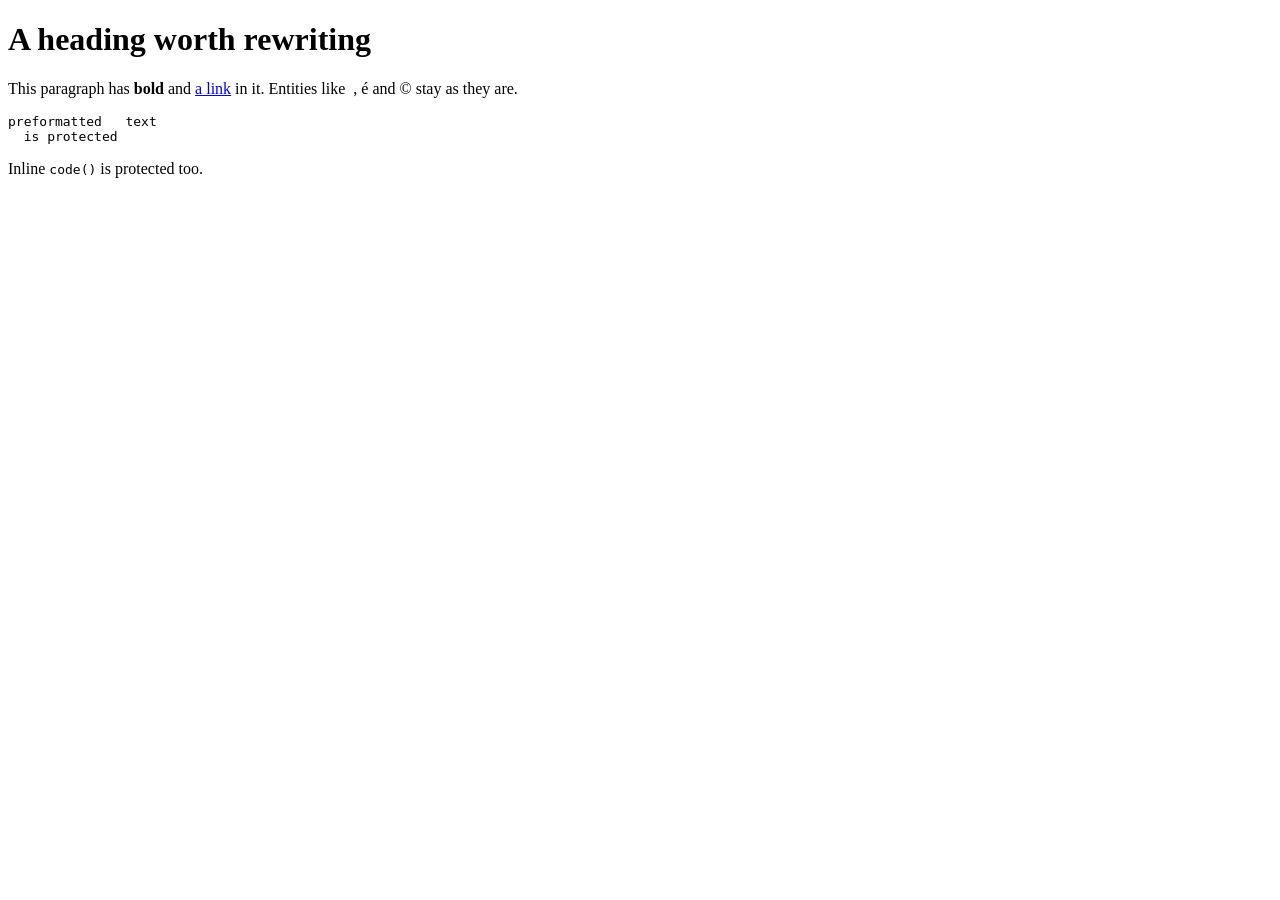
<file: tests/corpus/edge.html>
<!DOCTYPE html>
<html lang="en">
<head>
  <title>Edge cases</title>
  <style>body { font-family: serif; } p > em { color: red; }</style>
  <script>const words = "do not touch"; if (a < b) { run(); }</script>
</head>
<body>
  <!-- a comment -->
  <h1 class="title">A heading worth rewriting</h1>
  <p>This paragraph has <strong>bold</strong> and <a href="https://example.com/?q=1&amp;r=2">a link</a> in it.
  Entities like &nbsp;, &eacute; and &#169; stay as they are.</p>
  <pre>preformatted   text
  is protected</pre>
  <p>Inline <code>code()</code> is protected too.</p>
</body>
</html>
</file>
<file: site/style.css>
/* The site borrows Rewrite's own interface: its window chrome, its blue, the peach highlight it puts on wordy
   phrases, the red squiggle for spelling, and the suggestion panel with its fit bars and tags. */
:root {
  --page: #ffffff;
  --band: #f5f6f8;
  --chrome: #f4f3ef;
  --panel: #faf9f6;
  --line: #dddcd7;
  --line-2: #e9e8e4;
  --text: #1e2227;
  --text-2: #5b6068;
  --text-3: #8a8f96;
  --blue: #3b5bdb;
  --blue-hover: #2f4cc4;
  --blue-soft: #e8edff;
  --on-blue: #ffffff;
  --wordy: #ffebd6;
  --current: #fff1b8;
  --spell: #e03131;
  --green: #2b8a3e;
  --green-soft: #e3f5e8;
  --teal: #0b7285;
  --teal-soft: #dff3f6;
  --bar: #d9dbde;
  --changed: #dbe4ff;
  --shadow: 0 1px 2px rgba(20, 24, 31, .06), 0 12px 32px rgba(20, 24, 31, .12);
  --ui: "Atkinson Hyperlegible Next", "Segoe UI", system-ui, sans-serif;
  --doc: "Literata", Cambria, Georgia, serif;
}
@media (prefers-color-scheme: dark) {
  :root:not([data-theme="light"]) {
    --page: #1c1f24; --band: #17191d; --chrome: #15171b; --panel: #1f2227; --line: #33363c; --line-2: #2a2d32;
    --text: #e4e6e9; --text-2: #a9aeb5; --text-3: #7c8189; --blue: #7d95ff; --blue-hover: #94a8ff; --blue-soft: #263056;
    --on-blue: #10131a; --wordy: #4a3524; --current: #4d4420; --spell: #ff6b6b; --green: #69db7c; --green-soft: #1f3a27;
    --teal: #66d9e8; --teal-soft: #173a40; --bar: #3a3e45; --changed: #27315a; --shadow: 0 12px 32px rgba(0, 0, 0, .45);
  }
}
:root[data-theme="dark"] {
  --page: #1c1f24; --band: #17191d; --chrome: #15171b; --panel: #1f2227; --line: #33363c; --line-2: #2a2d32;
  --text: #e4e6e9; --text-2: #a9aeb5; --text-3: #7c8189; --blue: #7d95ff; --blue-hover: #94a8ff; --blue-soft: #263056;
  --on-blue: #10131a; --wordy: #4a3524; --current: #4d4420; --spell: #ff6b6b; --green: #69db7c; --green-soft: #1f3a27;
  --teal: #66d9e8; --teal-soft: #173a40; --bar: #3a3e45; --changed: #27315a; --shadow: 0 12px 32px rgba(0, 0, 0, .45);
}

* { box-sizing: border-box; }
[hidden] { display: none !important; }
html { -webkit-text-size-adjust: 100%; }
body { margin: 0; background: var(--page); color: var(--text); font: 400 17px/1.55 var(--ui); }
img { max-width: 100%; height: auto; display: block; }
a { color: var(--blue); text-underline-offset: 2px; }
a:hover { color: var(--blue-hover); }
:focus-visible { outline: 2px solid var(--blue); outline-offset: 2px; }
h1, h2, h3 { margin: 0; font-weight: 700; letter-spacing: -0.01em; line-height: 1.15; }
h1 { font-size: clamp(34px, 5vw, 52px); }
h2 { font-size: clamp(26px, 3.4vw, 36px); }
h3 { font-size: 20px; }
p { margin: 0 0 1em; }
code, pre { font-family: "Cascadia Mono", Consolas, "SF Mono", monospace; font-size: 0.9em; }

.wrap { max-width: 1120px; margin: 0 auto; padding: 0 28px; }
@media (max-width: 640px) { .wrap { padding: 0 16px; } }

/* top bar, like the app's menu bar */
.top { background: var(--chrome); border-bottom: 1px solid var(--line); }
.top .wrap { display: flex; align-items: center; gap: 20px; height: 52px; }
.brand { display: flex; align-items: center; gap: 9px; color: var(--text); font-weight: 700; font-size: 17px; text-decoration: none; }
.brand img { width: 24px; height: 24px; }
.top nav { display: flex; gap: 4px; margin-left: 8px; }
.top nav a { color: var(--text); text-decoration: none; font-size: 15px; padding: 5px 10px; border-radius: 4px; }
.top nav a:hover { background: var(--line-2); }
.top-tools { margin-left: auto; display: flex; align-items: center; gap: 4px; }
.top-tools .btn { margin-left: 6px; }
.btn.star { padding: 9px 12px; }
.btn.star .count { padding-left: 8px; border-left: 1px solid var(--line); color: var(--text-2); }
@media (max-width: 720px) { .top nav { display: none; } }
@media (max-width: 480px) { .btn.star .lbl { display: none; } }
.under .ic { width: 16px; height: 16px; margin: -2px 4px 0 0; color: var(--blue); }

/* icons: Rewrite's own stroke icons, from icons.svg */
.ic { width: 18px; height: 18px; flex: none; display: inline-block; vertical-align: middle; }
.iconbtn { display: inline-grid; place-items: center; width: 34px; height: 34px; border-radius: 5px; border: 0; background: none;
  color: var(--text-2); cursor: pointer; text-decoration: none; }
.iconbtn:hover { background: var(--line-2); color: var(--text); }
.iconbtn .ic { width: 20px; height: 20px; }

.btn { display: inline-flex; align-items: center; gap: 8px; padding: 9px 16px; border-radius: 5px; border: 1px solid var(--line);
  background: var(--page); color: var(--text); font: 600 15px/1.2 var(--ui); text-decoration: none; cursor: pointer; white-space: nowrap; }
.btn:hover { background: var(--band); color: var(--text); }
.btn.blue { background: var(--blue); border-color: var(--blue); color: var(--on-blue); }
.btn.blue:hover { background: var(--blue-hover); border-color: var(--blue-hover); color: var(--on-blue); }
.btn .ic { width: 17px; height: 17px; }
.btn.big { padding: 12px 20px; font-size: 16px; }

/* intro */
.intro { padding: 56px 0 28px; display: grid; grid-template-columns: minmax(0, 1fr) auto; gap: 24px 40px; align-items: end; }
.intro p { font-size: 19px; color: var(--text-2); max-width: 34em; margin: 14px 0 0; }
.badges { list-style: none; padding: 0; margin: 18px 0 0; display: flex; flex-wrap: wrap; gap: 8px 18px; font-size: 15px; font-weight: 600; color: var(--text); }
.badges li { display: flex; align-items: center; gap: 7px; }
.badges .ic { color: var(--blue); }
.intro .side { display: flex; flex-direction: column; gap: 8px; align-items: flex-start; }
.intro .small { font-size: 13px; color: var(--text-3); }
@media (max-width: 860px) { .intro { grid-template-columns: 1fr; padding-top: 36px; } }

/* the demo window */
.win { border: 1px solid var(--line); border-radius: 8px; background: var(--page); box-shadow: var(--shadow); overflow: hidden; margin: 18px 0 64px; }
.win-title { display: flex; align-items: center; height: 38px; background: var(--chrome); padding: 0 6px 0 12px; font-size: 13px; color: var(--text-2); }
.win-title img { width: 16px; height: 16px; margin-right: 12px; }
.win-title .menu { display: flex; gap: 14px; color: var(--text); }
.win-title .name { margin: 0 auto; }
.win-title .ctl { display: flex; }
.win-title .ctl .ic { width: 16px; height: 16px; margin: 0 12px; color: var(--text-2); }
@media (max-width: 760px) { .win-title .menu span:nth-child(n+4) { display: none; } .win-title .name { display: none; } .win-title .ctl { margin-left: auto; } }
.win-tools { display: flex; align-items: center; gap: 6px; height: 40px; background: var(--chrome); padding: 0 10px; border-bottom: 1px solid var(--line); }
.win-tools .tool { display: inline-grid; place-items: center; width: 30px; height: 28px; border-radius: 4px; color: var(--text-2); background: none; border: 0; }
.win-tools .tool .ic { width: 17px; height: 17px; }
.win-tools button.tool { cursor: pointer; }
.win-tools button.tool:hover { background: var(--line-2); }
.win-tools .rw .ic { width: 15px; height: 15px; }
.win-tools .rw { margin-left: 4px; background: var(--blue); color: var(--on-blue); border: 0; border-radius: 4px; padding: 6px 12px; font: 600 13px/1 var(--ui); cursor: pointer; display: inline-flex; gap: 6px; align-items: center; }
.win-tools .rw:hover { background: var(--blue-hover); }
.win-tools .rw[disabled] { opacity: .6; cursor: default; }
.win-tools .reset { margin-left: auto; }
.win-body { display: grid; grid-template-columns: minmax(0, 1fr) 340px; min-height: 300px; }
@media (max-width: 860px) { .win-body { grid-template-columns: 1fr; } }
.doc { padding: 26px 34px; font: 400 18px/1.7 var(--doc); }
@media (max-width: 640px) { .doc { padding: 20px 18px; font-size: 17px; } }
.doc p { margin: 0 0 1.1em; }
.doc .wordy { background: var(--wordy); border-bottom: 1px solid var(--text-2); cursor: pointer; }
.doc .word { cursor: pointer; border-bottom: 1px dotted var(--text-3); }
.doc .spell { text-decoration: underline wavy var(--spell); text-decoration-thickness: 1.5px; text-underline-offset: 4px; cursor: pointer; }
.doc .on { background: var(--current); }
.doc .changed { background: var(--changed); transition: background .4s; }
.doc .sent { cursor: pointer; }
.side-panel { background: var(--panel); border-left: 1px solid var(--line); padding: 16px 16px 20px; font-size: 14px; }
@media (max-width: 860px) { .side-panel { border-left: 0; border-top: 1px solid var(--line); } }
.side-panel .head { font-size: 12px; font-weight: 700; color: var(--text-3); letter-spacing: .02em; }
.side-panel .what { font-weight: 700; font-size: 17px; margin: 2px 0 8px; }
.side-panel .hint { color: var(--text-2); line-height: 1.6; }
.side-panel .hint b { color: var(--text); }
.alt { display: grid; grid-template-columns: 18px 1fr auto auto; align-items: center; gap: 4px 8px; padding: 6px 6px; border-radius: 4px; cursor: pointer; width: 100%;
  background: none; border: 0; font: inherit; color: inherit; text-align: left; }
.alt:hover { background: var(--line-2); }
.alt .n { color: var(--text-3); font-size: 12px; }
.alt .w { font-size: 16px; }
.alt .fit { width: 34px; height: 4px; background: var(--bar); border-radius: 2px; overflow: hidden; }
.alt .fit i { display: block; height: 100%; background: var(--green); }
.alt .tag { font-size: 12px; padding: 1px 6px; border-radius: 3px; background: var(--green-soft); color: var(--green); }
.alt .tag.rel { background: var(--teal-soft); color: var(--teal); }
.alt .gl { grid-column: 2 / -1; font-size: 12px; color: var(--text-3); margin-top: -2px; }
.card { display: block; width: 100%; text-align: left; background: var(--page); border: 1px solid var(--line); border-radius: 5px; padding: 9px 11px;
  margin: 0 0 8px; font: 400 14px/1.45 var(--ui); color: var(--text); cursor: pointer; }
.card:hover { border-color: var(--blue); }
.card small { display: block; color: var(--text-3); font-size: 12px; margin-top: 3px; }
.win-status { display: flex; gap: 14px; height: 28px; align-items: center; padding: 0 12px; background: var(--chrome); border-top: 1px solid var(--line); font-size: 12px; color: var(--text-2); }
.win-status .mode { margin-left: auto; color: var(--green); }

/* bands */
.band { background: var(--band); border-top: 1px solid var(--line-2); border-bottom: 1px solid var(--line-2); padding: 64px 0; }
.plain { padding: 64px 0; }
.sub { color: var(--text-2); font-size: 18px; max-width: 42em; margin: 10px 0 0; }

/* downloads as a file list */
.files { margin-top: 26px; border: 1px solid var(--line); border-radius: 8px; background: var(--page); overflow: hidden; }
.files .hdr, .files .row { display: grid; grid-template-columns: 34px minmax(0, 1.5fr) minmax(0, 1.4fr) 76px 150px; gap: 14px; align-items: center; padding: 11px 16px; }
.files .hdr { background: var(--chrome); font-size: 13px; color: var(--text-2); border-bottom: 1px solid var(--line); }
.files .row { border-bottom: 1px solid var(--line-2); font-size: 15px; }
.files .row:last-child { border-bottom: 0; }
.files .row.mine { background: var(--blue-soft); }
.files .ico { width: 28px; height: 28px; display: grid; place-items: center; color: var(--text-2); }
.files .ico svg { width: 22px; height: 22px; }
.files .fname { font-family: "Cascadia Mono", Consolas, "SF Mono", monospace; font-size: 13.5px; overflow-wrap: anywhere; }
.files .sys { color: var(--text-2); font-size: 14px; }
.files .sys b { color: var(--text); font-weight: 700; display: block; font-size: 15px; }
.files .size { color: var(--text-2); font-size: 14px; text-align: right; }
.files .act { text-align: right; }
.files .row.todo .fname { color: var(--text-3); }
.files .btn { padding: 7px 12px; font-size: 14px; }
.files .yours { font-size: 12px; color: var(--blue); font-weight: 700; display: block; }
@media (max-width: 760px) {
  .files .hdr { display: none; }
  .files .row { grid-template-columns: 30px minmax(0, 1fr) auto; grid-template-areas: "i s a" "i f a"; row-gap: 2px; }
  .files .ico { grid-area: i; } .files .sys { grid-area: s; } .files .fname { grid-area: f; } .files .act { grid-area: a; } .files .size { display: none; }
}
.under { font-size: 14px; color: var(--text-2); margin-top: 12px; }

/* features: document tabs like the editor's */
.tabs { display: flex; gap: 2px; margin-top: 26px; border-bottom: 1px solid var(--line); overflow-x: auto; }
.tabs button { display: inline-flex; align-items: center; gap: 8px; background: none; border: 1px solid transparent; border-bottom: 0; border-radius: 6px 6px 0 0; padding: 9px 16px; font: 600 15px var(--ui); color: var(--text-2); cursor: pointer; white-space: nowrap; margin-bottom: -1px; }
.tabs button[aria-selected="true"] { background: var(--page); border-color: var(--line); color: var(--text); }
.tabpane { display: none; grid-template-columns: minmax(0, 1fr) minmax(0, 2.4fr); gap: 36px; padding-top: 28px; align-items: start; }
.feats { list-style: none; padding: 0; margin: 0; }
.feats li { display: flex; align-items: center; gap: 12px; padding: 11px 0; font-size: 16px; font-weight: 600; border-bottom: 1px solid var(--line-2); }
.feats li:last-child { border-bottom: 0; }
.feats .ic { width: 22px; height: 22px; color: var(--blue); }
.tabpane.show { display: grid; }
.tabpane h3 { font-size: 24px; margin-bottom: 10px; }
.tabpane p { color: var(--text-2); }
.tabpane ul { margin: 0; padding-left: 18px; color: var(--text-2); }
.tabpane li { margin: 4px 0; }
.tabpane img { border: 1px solid var(--line); border-radius: 8px; box-shadow: var(--shadow); }
@media (max-width: 860px) { .tabpane.show { grid-template-columns: 1fr; } }

/* "alternative to" pages */
.shot { display: block; margin: 8px 0 56px; border: 1px solid var(--line); border-radius: 8px; box-shadow: var(--shadow); height: auto; }
.feats.vs { display: grid; grid-template-columns: repeat(2, minmax(0, 1fr)); column-gap: 36px; margin-top: 18px; }
.feats.vs li:nth-last-child(2):nth-child(odd) { border-bottom: 0; }
.feats.lacks li { font-weight: 400; color: var(--text-2); }
.feats.lacks .ic { color: var(--text-3); width: 18px; height: 18px; }
.vs-h { margin-top: 40px; }
@media (max-width: 720px) { .feats.vs { grid-template-columns: 1fr; } .feats.vs li:nth-last-child(2):nth-child(odd) { border-bottom: 1px solid var(--line-2); } }

/* find and replace dialog */
.dialog { max-width: 620px; margin-top: 26px; border: 1px solid var(--line); border-radius: 8px; background: var(--page); box-shadow: var(--shadow); overflow: hidden; }
.dialog .t .ic { width: 15px; height: 15px; margin-right: 8px; }
.dialog .t { display: flex; align-items: center; background: var(--chrome); padding: 9px 14px; font-size: 13px; color: var(--text-2); border-bottom: 1px solid var(--line); }
.dialog .b { padding: 16px; display: grid; grid-template-columns: 100px 1fr; gap: 10px 12px; align-items: center; font-size: 15px; }
.dialog .field { border: 1px solid var(--line); border-radius: 4px; padding: 7px 10px; background: var(--page); min-height: 36px; }
.dialog .row-btns { grid-column: 2; display: flex; gap: 8px; justify-content: flex-end; }
.dialog .found { grid-column: 1 / -1; font-size: 13px; color: var(--text-2); border-top: 1px solid var(--line-2); padding-top: 10px; }
@media (max-width: 560px) { .dialog .b { grid-template-columns: 1fr; } .dialog .row-btns { grid-column: 1; } }

/* faq */
.faq { margin-top: 22px; display: grid; grid-template-columns: repeat(auto-fit, minmax(300px, 1fr)); gap: 24px 40px; }
.faq h3 { font-size: 17px; margin-bottom: 6px; }
.faq p { color: var(--text-2); font-size: 15px; margin: 0; }

/* build page */
.steps { margin: 22px 0 0; padding-left: 22px; }
.steps > li { padding: 4px 0 18px 6px; }
.steps > li::marker { color: var(--text-3); font-weight: 700; }
pre { background: var(--band); border: 1px solid var(--line); border-radius: 5px; padding: 12px 14px; overflow-x: auto; line-height: 1.55; margin: 8px 0 0; }
.warn { background: var(--wordy); border-radius: 6px; padding: 12px 16px; margin: 22px 0; color: var(--text); font-size: 15px; }
.cblist { margin-top: 16px; border: 1px solid var(--line); border-radius: 8px; overflow: hidden; }
.cblist > div { display: grid; grid-template-columns: 1fr auto; gap: 4px 14px; padding: 12px 16px; border-bottom: 1px solid var(--line-2); align-items: center; }
.cblist > div:last-child { border-bottom: 0; }
.cblist .sha { grid-column: 1 / -1; font-family: "Cascadia Mono", Consolas, monospace; font-size: 12px; color: var(--text-3); overflow-wrap: anywhere; }

footer { background: var(--chrome); border-top: 1px solid var(--line); padding: 22px 0; font-size: 14px; color: var(--text-2); }
footer .wrap { display: flex; flex-wrap: wrap; gap: 8px 24px; justify-content: space-between; align-items: center; }
.foot-icons { display: flex; gap: 4px; }
</file>
